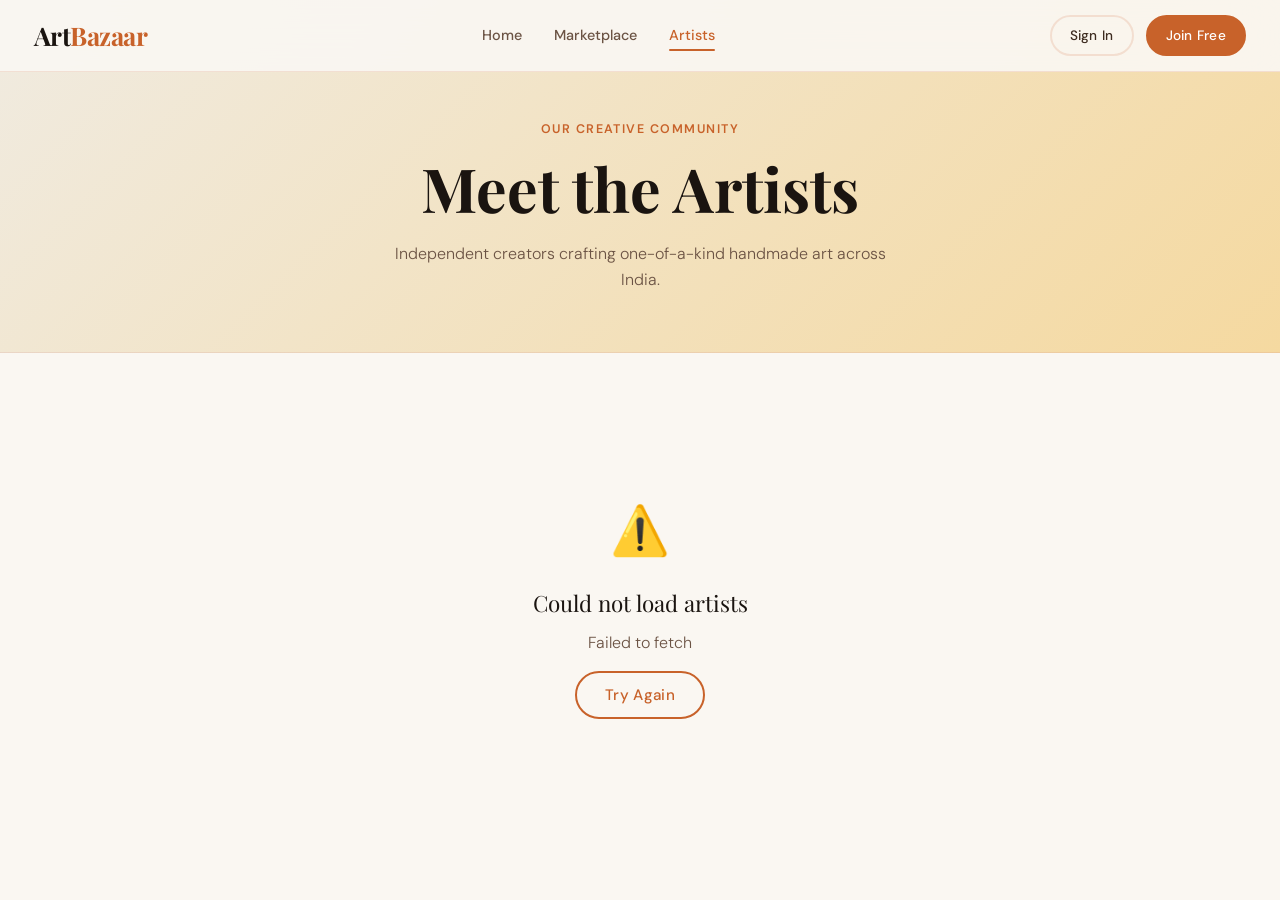
<file: frontend/pages/artists.html>
<!DOCTYPE html>
<html lang="en">
<head>
  <meta charset="UTF-8"/>
  <meta name="viewport" content="width=device-width, initial-scale=1.0"/>
  <title>Artists – ArtBazaar</title>
  <link rel="stylesheet" href="../css/style.css">
  <style>
    .artists-hero {
      background: linear-gradient(135deg, var(--cream-dark) 0%, var(--amber-light) 100%);
      padding: 120px 0 60px;
      border-bottom: 1px solid var(--border);
      text-align: center;
    }
    .artists-hero__eyebrow {
      font-size: 0.78rem;
      font-weight: 600;
      text-transform: uppercase;
      letter-spacing: 0.12em;
      color: var(--terracotta);
      margin-bottom: 12px;
    }
    .artists-hero__title { margin-bottom: 16px; }
    .artists-hero__sub {
      font-size: 1rem;
      color: var(--ink-soft);
      max-width: 500px;
      margin: 0 auto;
    }
    .artists-section { padding: 60px 0; }
    .artists-grid {
      display: grid;
      grid-template-columns: repeat(auto-fill, minmax(260px, 1fr));
      gap: 28px;
    }
    .artist-card {
      background: var(--white);
      border-radius: var(--radius-lg);
      border: 1px solid var(--border);
      box-shadow: var(--shadow-sm);
      padding: 32px 24px;
      text-align: center;
      transition: all var(--transition);
      cursor: pointer;
    }
    .artist-card:hover {
      box-shadow: var(--shadow-md);
      transform: translateY(-5px);
      border-color: rgba(200,98,42,0.3);
    }
    .artist-card__avatar {
      width: 80px;
      height: 80px;
      border-radius: 50%;
      background: var(--terracotta);
      color: white;
      display: flex;
      align-items: center;
      justify-content: center;
      font-family: 'Playfair Display', serif;
      font-size: 2rem;
      font-weight: 700;
      margin: 0 auto 16px;
      border: 3px solid var(--amber-light);
      overflow: hidden;
    }
    .artist-card__avatar img { width: 100%; height: 100%; object-fit: cover; }
    .artist-card__name {
      font-family: 'Playfair Display', serif;
      font-size: 1.15rem;
      font-weight: 600;
      color: var(--ink);
      margin-bottom: 6px;
    }
    .artist-card__location { font-size: 0.82rem; color: var(--ink-soft); margin-bottom: 12px; }
    .artist-card__bio {
      font-size: 0.88rem;
      color: var(--ink-soft);
      line-height: 1.6;
      margin-bottom: 16px;
      display: -webkit-box;
      -webkit-line-clamp: 2;
      -webkit-box-orient: vertical;
      overflow: hidden;
    }
    .artist-card__stats {
      display: flex;
      justify-content: center;
      gap: 24px;
      padding-top: 16px;
      border-top: 1px solid var(--border);
    }
    .artist-card__stat-num {
      font-family: 'Playfair Display', serif;
      font-size: 1.2rem;
      font-weight: 700;
      color: var(--terracotta);
    }
    .artist-card__stat-label {
      font-size: 0.72rem;
      color: var(--ink-soft);
      text-transform: uppercase;
      letter-spacing: 0.06em;
    }
    .empty-state { text-align: center; padding: 80px 20px; color: var(--ink-soft); }
    .empty-state__icon { font-size: 3rem; margin-bottom: 16px; }
    .empty-state__title {
      font-family: 'Playfair Display', serif;
      font-size: 1.4rem;
      color: var(--ink);
      margin-bottom: 8px;
    }
    .skeleton-card {
      background: var(--white);
      border-radius: var(--radius-lg);
      border: 1px solid var(--border);
      padding: 32px 24px;
      text-align: center;
    }
    .skeleton-avatar { width: 80px; height: 80px; border-radius: 50%; margin: 0 auto 16px; }
    .skeleton-line { border-radius: var(--radius-sm); margin: 8px auto; }
  </style>
</head>
<body>

<nav class="navbar">
  <div class="navbar__inner">
    <a href="../index.html" class="navbar__logo">Art<span>Bazaar</span></a>
    <div class="navbar__links">
      <a href="../index.html">Home</a>
      <a href="marketplace.html">Marketplace</a>
      <a href="artists.html" class="active">Artists</a>
    </div>
    <div class="navbar__actions" id="navActions"></div>
  </div>
</nav>

<section class="artists-hero">
  <div class="container">
    <div class="artists-hero__eyebrow">Our Creative Community</div>
    <h1 class="artists-hero__title">Meet the Artists</h1>
    <p class="artists-hero__sub">Independent creators crafting one-of-a-kind handmade art across India.</p>
  </div>
</section>

<section class="artists-section">
  <div class="container">
    <div class="artists-grid" id="artistsGrid">
      <div class="skeleton-card"><div class="skeleton skeleton-avatar"></div><div class="skeleton skeleton-line" style="height:18px;width:60%;"></div><div class="skeleton skeleton-line" style="height:12px;width:40%;"></div><div class="skeleton skeleton-line" style="height:12px;width:80%;"></div></div>
      <div class="skeleton-card"><div class="skeleton skeleton-avatar"></div><div class="skeleton skeleton-line" style="height:18px;width:60%;"></div><div class="skeleton skeleton-line" style="height:12px;width:40%;"></div><div class="skeleton skeleton-line" style="height:12px;width:80%;"></div></div>
      <div class="skeleton-card"><div class="skeleton skeleton-avatar"></div><div class="skeleton skeleton-line" style="height:18px;width:60%;"></div><div class="skeleton skeleton-line" style="height:12px;width:40%;"></div><div class="skeleton skeleton-line" style="height:12px;width:80%;"></div></div>
    </div>
  </div>
</section>

<div id="toast-container" class="toast-container"></div>
<script src="../js/api.js"></script>
<script>
  function renderNav() {
    const nav = document.getElementById('navActions');
    if (Auth.isLoggedIn()) {
      const user = Auth.getUser();
      const dashboard = Auth.isArtist() ? 'artist-dashboard.html' : 'buyer-dashboard.html';
      nav.innerHTML = `
        <a href="${dashboard}" class="btn btn-ghost btn-sm">Dashboard</a>
        <button class="btn btn-ghost btn-sm" onclick="Auth.logout()">Sign Out</button>`;
    } else {
      nav.innerHTML = `
        <a href="login.html" class="btn btn-ghost btn-sm">Sign In</a>
        <a href="register.html" class="btn btn-primary btn-sm">Join Free</a>`;
    }
  }

  async function loadArtists() {
    const grid = document.getElementById('artistsGrid');
    try {
      const data = await apiFetch('/auth/artists');
      const artists = Array.isArray(data) ? data : (data.artists || data.items || []);

      if (!artists.length) {
        grid.innerHTML = `
          <div class="empty-state" style="grid-column:1/-1">
            <div class="empty-state__icon">🎨</div>
            <div class="empty-state__title">No artists yet</div>
            <p>Be the first to join as an artist!</p>
            <a href="register.html" class="btn btn-primary" style="margin-top:16px;">Join as Artist</a>
          </div>`;
        return;
      }

      grid.innerHTML = artists.map(a => `
        <div class="artist-card" onclick="window.location.href='marketplace.html?artist=${a.id}'">
          <div class="artist-card__avatar">
            ${a.profile_image
              ? `<img src="${API_BASE}${a.profile_image}" alt="${a.full_name}">`
              : getInitials(a.full_name)}
          </div>
          <div class="artist-card__name">${a.full_name}</div>
          ${a.location ? `<div class="artist-card__location">📍 ${a.location}</div>` : ''}
          <div class="artist-card__bio">${a.bio || 'No bio yet'}</div>
          <div class="artist-card__stats">
            <div>
              <div class="artist-card__stat-num">${a.artwork_count ?? 0}</div>
              <div class="artist-card__stat-label">Artworks</div>
            </div>
            <div>
              <div class="artist-card__stat-num">${a.order_count ?? 0}</div>
              <div class="artist-card__stat-label">Sales</div>
            </div>
          </div>
        </div>`).join('');

    } catch (err) {
      grid.innerHTML = `
        <div class="empty-state" style="grid-column:1/-1">
          <div class="empty-state__icon">⚠️</div>
          <div class="empty-state__title">Could not load artists</div>
          <p style="margin-bottom:16px;">${err.message}</p>
          <button class="btn btn-outline" onclick="loadArtists()">Try Again</button>
        </div>`;
    }
  }

  renderNav();
  loadArtists();
</script>
</body>
</html>
</file>
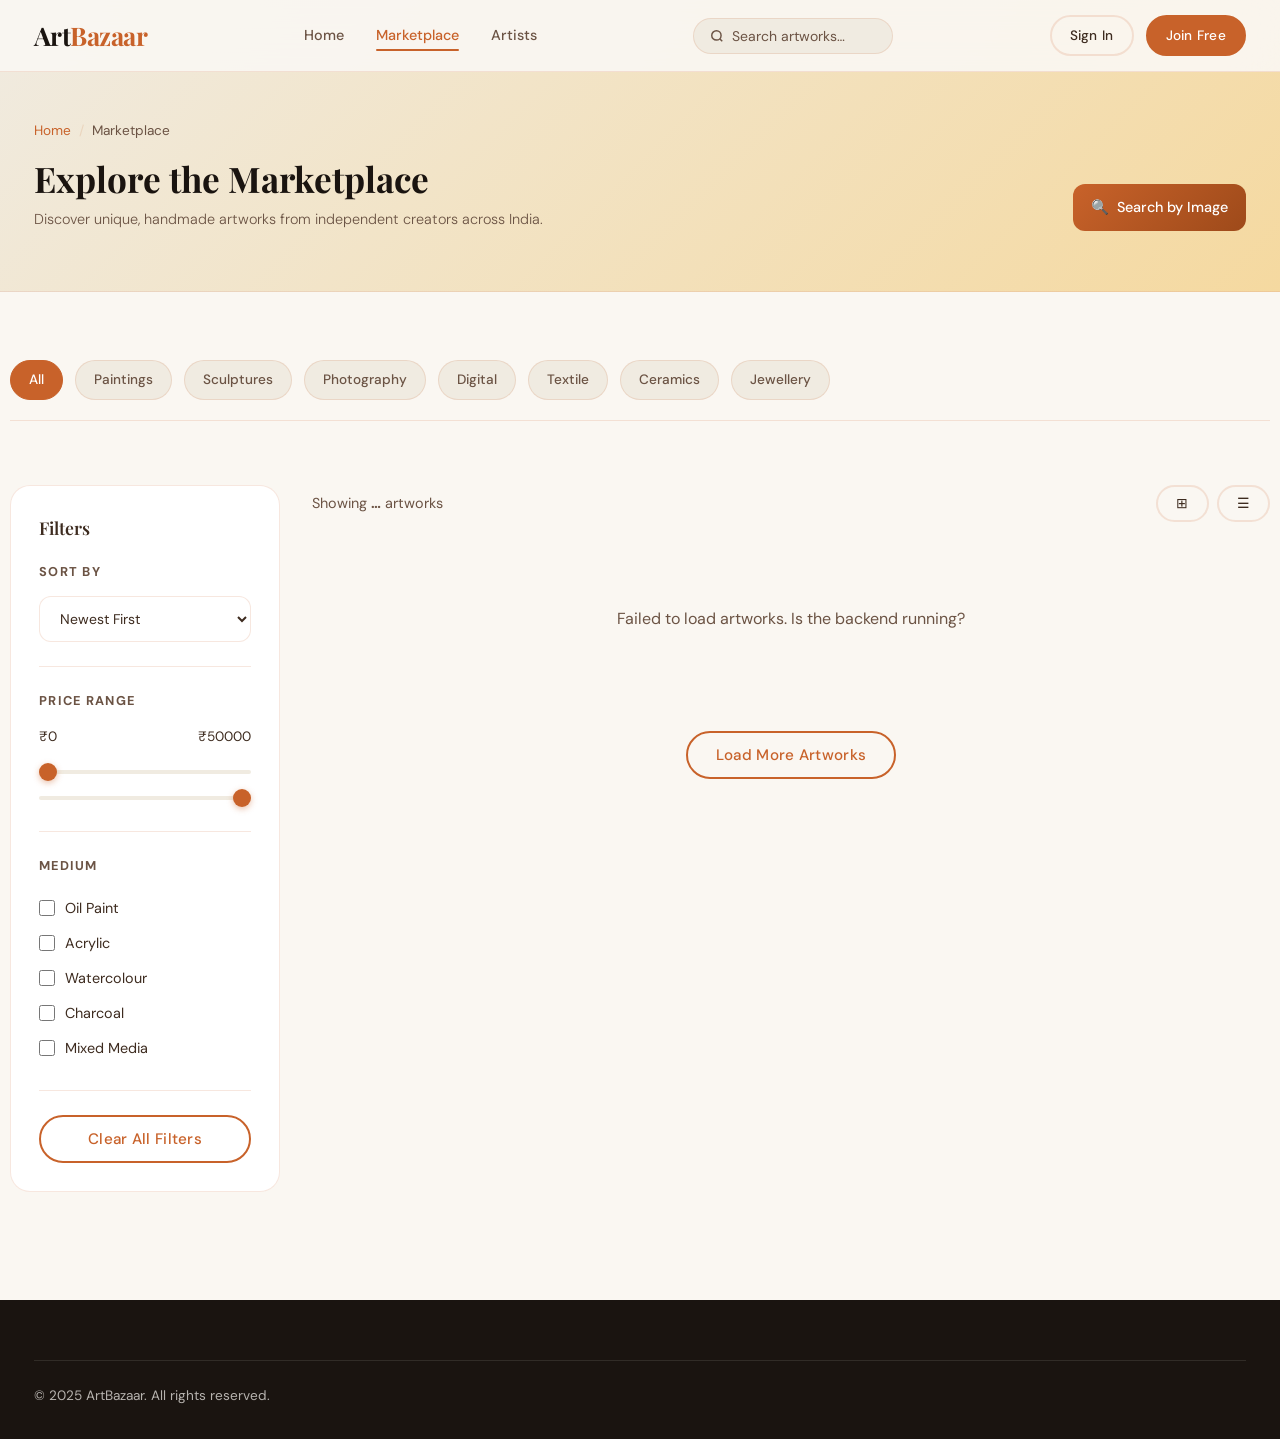
<file: frontend/pages/artwork-detail.html>
<!DOCTYPE html>
<html lang="en">
<head>
  <meta charset="UTF-8"/>
  <meta name="viewport" content="width=device-width, initial-scale=1.0"/>
  <title>Artwork – ArtBazaar</title>
  <link rel="stylesheet" href="../css/style.css"/>
  <style>
    .detail-grid { display:grid; grid-template-columns:1fr 1fr; gap:52px; align-items:start; padding-top:40px; }
    .thumb-row   { display:flex; gap:10px; margin-top:12px; }
    .thumb       { width:72px; height:72px; border-radius:var(--radius-sm); overflow:hidden; cursor:pointer; border:2px solid transparent; transition:border-color var(--transition); }
    .thumb img   { width:100%; height:100%; object-fit:cover; }
    .thumb.active { border-color:var(--terracotta); }
    .main-img    { width:100%; aspect-ratio:4/3; object-fit:cover; border-radius:var(--radius-xl); }
    .info-section { margin-bottom:24px; padding-bottom:24px; border-bottom:1px solid var(--border); }
    .info-section:last-child { border-bottom:none; }
    @media(max-width:768px){ .detail-grid{ grid-template-columns:1fr; } }
  </style>
</head>
<body>

<nav class="navbar">
  <div class="navbar__inner">
    <a href="../index.html" class="navbar__logo">Art<span>Bazaar</span></a>
    <div class="navbar__links"><a href="marketplace.html">← Back to Marketplace</a></div>
    <div class="navbar__actions" id="navActions"></div>
  </div>
</nav>

<div class="container" style="padding-top:80px;">
  <div id="detailWrap">
    <!-- Skeleton -->
    <div class="detail-grid">
      <div><div class="skeleton" style="aspect-ratio:4/3;border-radius:var(--radius-xl);"></div></div>
      <div>
        <div class="skeleton" style="height:14px;width:30%;margin-bottom:16px;"></div>
        <div class="skeleton" style="height:36px;margin-bottom:12px;"></div>
        <div class="skeleton" style="height:16px;width:50%;margin-bottom:32px;"></div>
        <div class="skeleton" style="height:80px;margin-bottom:24px;"></div>
        <div class="skeleton" style="height:48px;border-radius:50px;"></div>
      </div>
    </div>
  </div>
</div>

<div id="toast-container" class="toast-container"></div>
<script src="../js/api.js"></script>
<script>
  // Navbar
  (function(){
    const el = document.getElementById('navActions');
    if (!el) return;
    if (Auth.isLoggedIn()) {
      const user = Auth.getUser();
      const dash = user?.role === 'artist' ? 'artist-dashboard.html' : 'buyer-dashboard.html';
      el.innerHTML = `<a href="cart.html" class="btn btn-ghost btn-sm">🛒 Cart</a><a href="${dash}" class="btn btn-ghost btn-sm">Dashboard</a>`;
    } else {
      el.innerHTML = `<a href="login.html" class="btn btn-ghost btn-sm">Sign In</a><a href="register.html" class="btn btn-primary btn-sm">Join Free</a>`;
    }
  })();

  const artworkId = new URLSearchParams(window.location.search).get('id');
  if (!artworkId) window.location.href = 'marketplace.html';

  let currentArtwork = null;

  async function loadDetail() {
    try {
      const a = await ArtworkAPI.get(artworkId);
      currentArtwork = a;
      document.title = `${a.title} – ArtBazaar`;

      const reviews = await ArtworkAPI.getReviews(artworkId);
      const avgRating = reviews.length ? (reviews.reduce((s,r)=>s+r.rating,0)/reviews.length).toFixed(1) : null;

      document.getElementById('detailWrap').innerHTML = `
        <div class="breadcrumb"><a href="../index.html">Home</a><span class="breadcrumb__sep">/</span><a href="marketplace.html">Marketplace</a><span class="breadcrumb__sep">/</span><span>${a.title}</span></div>
        <div class="detail-grid" style="margin-top:20px;">
          <!-- Left: Images -->
          <div>
            <img id="mainImg" class="main-img" src="${artworkImg(a.image_urls, a.title)}" alt="${a.title}" />
            ${a.image_urls?.length > 1 ? `<div class="thumb-row">${a.image_urls.map((url,i)=>`<div class="thumb ${i===0?'active':''}" onclick="switchImg(this,'${API_BASE}${url}')"><img src="${API_BASE}${url}" alt=""/></div>`).join('')}</div>` : ''}
          </div>

          <!-- Right: Info -->
          <div>
            <div class="info-section">
              <div style="display:flex;align-items:center;gap:12px;margin-bottom:12px;">
                <span class="tag tag-terra">${a.category}</span>
                ${a.is_available ? '<span class="badge badge-delivered">In Stock</span>' : '<span class="badge badge-cancelled">Sold Out</span>'}
              </div>
              <h1 style="font-size:2rem;margin-bottom:10px;">${a.title}</h1>
              <div style="display:flex;align-items:center;gap:12px;margin-bottom:16px;">
                <a href="artist-profile.html?id=${a.artist_id}" style="display:flex;align-items:center;gap:8px;color:var(--ink-mid);">
                  <div style="width:32px;height:32px;border-radius:50%;background:var(--terracotta);color:white;display:flex;align-items:center;justify-content:center;font-size:0.8rem;font-weight:600;">${getInitials(a.artist?.full_name)}</div>
                  <span style="font-weight:500;font-size:0.95rem;">${a.artist?.full_name}</span>
                </a>
                ${avgRating ? `<span style="color:var(--amber);">★ ${avgRating}</span><span style="color:var(--ink-soft);font-size:0.85rem;">(${reviews.length} reviews)</span>` : ''}
              </div>
              <div style="font-family:'Playfair Display',serif;font-size:2.2rem;font-weight:700;color:var(--terracotta);margin-bottom:8px;">${formatPrice(a.price)}</div>
              <div style="font-size:0.85rem;color:var(--ink-soft);">👁 ${a.view_count} views</div>
            </div>

            ${a.description ? `<div class="info-section"><p style="line-height:1.8;color:var(--ink-mid);">${a.description}</p></div>` : ''}

            <div class="info-section">
              <div style="display:grid;grid-template-columns:1fr 1fr;gap:12px;">
                ${a.medium ? `<div><div style="font-size:0.75rem;font-weight:600;text-transform:uppercase;letter-spacing:0.08em;color:var(--ink-soft);margin-bottom:4px;">Medium</div><div style="font-weight:500;">${a.medium}</div></div>` : ''}
                ${a.dimensions ? `<div><div style="font-size:0.75rem;font-weight:600;text-transform:uppercase;letter-spacing:0.08em;color:var(--ink-soft);margin-bottom:4px;">Dimensions</div><div style="font-weight:500;">${a.dimensions}</div></div>` : ''}
                <div><div style="font-size:0.75rem;font-weight:600;text-transform:uppercase;letter-spacing:0.08em;color:var(--ink-soft);margin-bottom:4px;">Stock</div><div style="font-weight:500;">${a.stock} available</div></div>
              </div>
            </div>

            ${a.tags?.length ? `<div class="info-section"><div style="display:flex;flex-wrap:wrap;gap:8px;">${a.tags.map(t=>`<span class="tag">${t}</span>`).join('')}</div></div>` : ''}

            <div style="display:flex;gap:12px;flex-wrap:wrap;margin-bottom:20px;">
              ${a.is_available ? `
                <button class="btn btn-primary btn-lg" onclick="addToCart()">🛒 Add to Cart</button>
                <button class="btn btn-amber" onclick="buyNow()">Buy Now</button>
              ` : `<button class="btn btn-ghost btn-lg" disabled style="opacity:0.5;">Sold Out</button>`}
              <button class="btn btn-ghost" id="wishBtn" onclick="toggleWishlist()">♡ Save</button>
            </div>

            <a href="custom-order.html?artist_id=${a.artist_id}&artist_name=${encodeURIComponent(a.artist?.full_name)}" class="btn btn-outline" style="width:100%;justify-content:center;">
              ✉ Request a Custom Commission from this Artist
            </a>
          </div>
        </div>

        <!-- Reviews Section -->
        <div style="margin-top:60px;padding-top:40px;border-top:1px solid var(--border);">
          <div style="display:flex;align-items:center;justify-content:space-between;margin-bottom:32px;">
            <h2>Reviews ${reviews.length ? `<span style="font-size:1rem;color:var(--ink-soft);font-family:'DM Sans',sans-serif;">(${reviews.length})</span>` : ''}</h2>
            ${Auth.isLoggedIn() && Auth.isBuyer() ? `<button class="btn btn-outline btn-sm" onclick="document.getElementById('reviewForm').scrollIntoView({behavior:'smooth'})">Write a Review</button>` : ''}
          </div>

          ${reviews.length ? `<div style="display:flex;flex-direction:column;gap:20px;">${reviews.map(r=>`
            <div style="background:var(--white);border-radius:var(--radius-lg);padding:24px;border:1px solid var(--border);">
              <div style="display:flex;align-items:center;gap:12px;margin-bottom:12px;">
                <div style="width:40px;height:40px;border-radius:50%;background:var(--terracotta);color:white;display:flex;align-items:center;justify-content:center;font-weight:600;">${getInitials(r.reviewer?.full_name)}</div>
                <div>
                  <div style="font-weight:600;color:var(--ink);">${r.reviewer?.full_name}</div>
                  <div style="color:var(--amber);">${'★'.repeat(r.rating)}${'☆'.repeat(5-r.rating)}</div>
                </div>
                <div style="margin-left:auto;font-size:0.8rem;color:var(--ink-soft);">${formatDate(r.created_at)}</div>
              </div>
              ${r.comment ? `<p style="color:var(--ink-mid);line-height:1.7;">${r.comment}</p>` : ''}
            </div>`).join('')}</div>` : `<p style="color:var(--ink-soft);">No reviews yet. Be the first to share your experience!</p>`}

          <!-- Review Form -->
          ${Auth.isLoggedIn() && Auth.isBuyer() ? `
          <div id="reviewForm" style="margin-top:40px;background:var(--white);border-radius:var(--radius-lg);padding:28px;border:1px solid var(--border);">
            <h3 style="margin-bottom:20px;">Write Your Review</h3>
            <div class="form-group">
              <label class="form-label">Rating</label>
              <div class="star-rating" id="starRating">
                ${[1,2,3,4,5].map(n=>`<span class="star" data-val="${n}">★</span>`).join('')}
              </div>
              <input type="hidden" id="ratingVal" value="0"/>
            </div>
            <div class="form-group">
              <label class="form-label">Comment (optional)</label>
              <textarea class="form-textarea" id="reviewComment" placeholder="Share your experience with this artwork…"></textarea>
            </div>
            <button class="btn btn-primary" onclick="submitReview()">Submit Review</button>
          </div>` : ''}
        </div>
      `;

      // Star rating interaction
      const stars = document.querySelectorAll('.star-rating .star');
      stars.forEach(s => {
        s.addEventListener('click', () => {
          const val = +s.dataset.val;
          document.getElementById('ratingVal').value = val;
          stars.forEach((st, i) => st.classList.toggle('active', i < val));
        });
        s.addEventListener('mouseenter', () => {
          const val = +s.dataset.val;
          stars.forEach((st, i) => st.classList.toggle('hovered', i < val));
        });
        s.addEventListener('mouseleave', () => stars.forEach(st => st.classList.remove('hovered')));
      });

    } catch(err) {
      document.getElementById('detailWrap').innerHTML = `<div style="text-align:center;padding:60px;color:var(--ink-soft);">Could not load artwork. <a href="marketplace.html" style="color:var(--terracotta);">← Go back</a></div>`;
    }
  }

  function switchImg(el, url) {
    document.getElementById('mainImg').src = url;
    document.querySelectorAll('.thumb').forEach(t => t.classList.remove('active'));
    el.classList.add('active');
  }

  function addToCart() {
    if (!Auth.isLoggedIn()) { showToast('Please login to add to cart','info'); return; }
    Cart.add(currentArtwork);
  }

  function buyNow() {
    addToCart();
    setTimeout(() => window.location.href = 'cart.html', 600);
  }

  async function toggleWishlist() {
    if (!Auth.isLoggedIn()) { showToast('Please login to wishlist','info'); return; }
    const btn = document.getElementById('wishBtn');
    try {
      if (btn.dataset.wishlisted === '1') {
        await ArtworkAPI.removeWishlist(artworkId);
        btn.textContent = '♡ Save'; btn.dataset.wishlisted = '0';
      } else {
        await ArtworkAPI.addWishlist(artworkId);
        btn.textContent = '♥ Saved'; btn.dataset.wishlisted = '1';
        showToast('Saved to wishlist!','success');
      }
    } catch(err) { showToast(err.message,'error'); }
  }

  async function submitReview() {
    const rating = +document.getElementById('ratingVal').value;
    if (!rating) { showToast('Please select a star rating','info'); return; }
    try {
      await ArtworkAPI.addReview(artworkId, { rating, comment: document.getElementById('reviewComment').value.trim() });
      showToast('Review submitted!','success');
      setTimeout(() => loadDetail(), 800);
    } catch(err) { showToast(err.message,'error'); }
  }

  loadDetail();
</script>
</body>
</html>
</file>
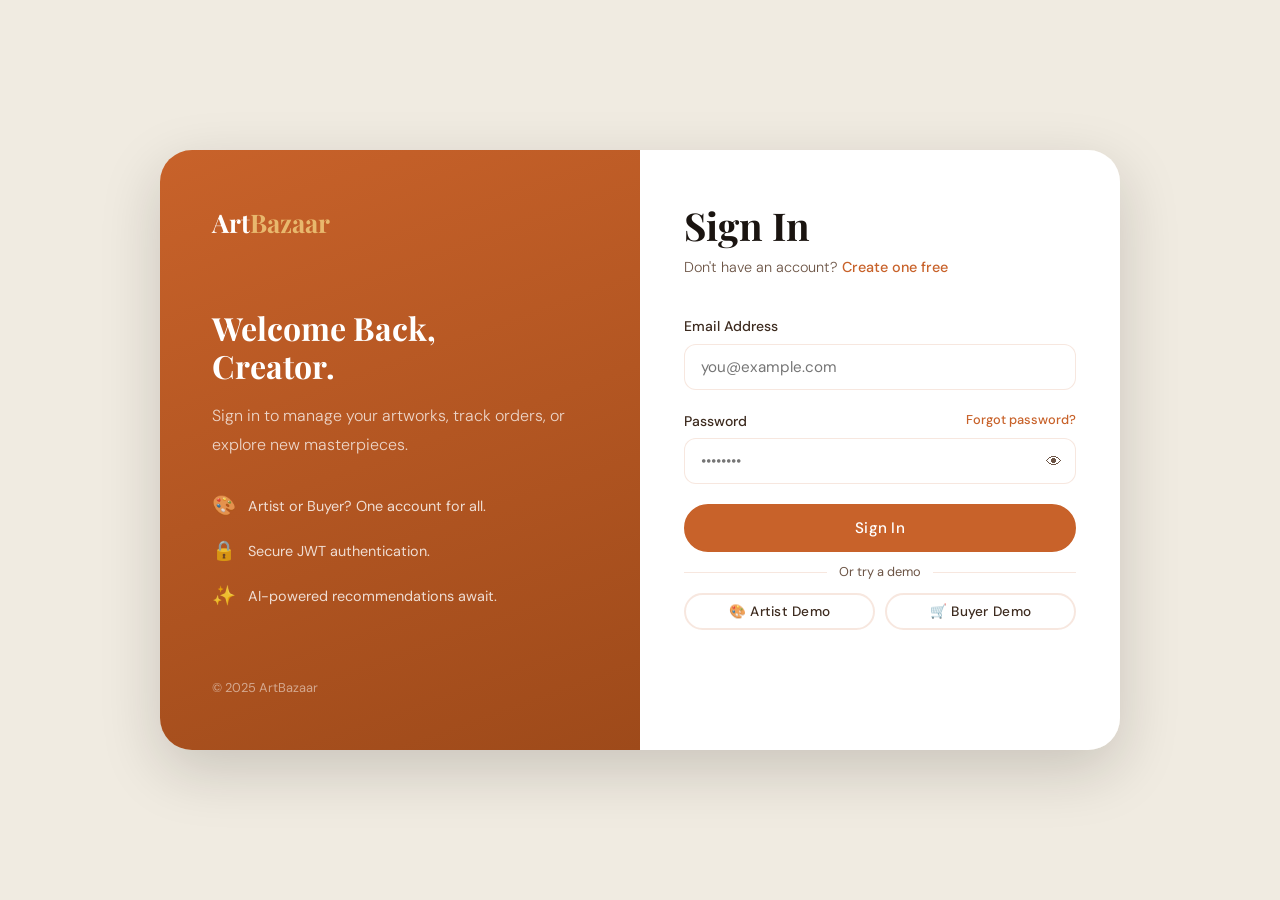
<file: frontend/pages/buyer-dashboard.html>
<!DOCTYPE html>
<html lang="en">
<head>
  <meta charset="UTF-8"/>
  <meta name="viewport" content="width=device-width, initial-scale=1.0"/>
  <title>My Account – ArtBazaar</title>
  <link rel="stylesheet" href="../css/style.css"/>
  <link rel="stylesheet" href="../css/dashboard.css"/>
</head>
<body>

<nav class="navbar">
  <div class="navbar__inner">
    <a href="../index.html" class="navbar__logo">Art<span>Bazaar</span></a>
    <div class="navbar__actions">
      <a href="marketplace.html" class="btn btn-ghost btn-sm">Browse Art</a>
      <a href="cart.html" class="btn btn-primary btn-sm">🛒 Cart</a>
      <button class="btn btn-ghost btn-sm" onclick="Auth.logout()">Sign Out</button>
    </div>
  </div>
</nav>

<div class="dashboard">
  <aside class="sidebar">
    <div class="sidebar__profile">
      <div class="sidebar__avatar" id="sideAvatar">B</div>
      <div class="sidebar__name"   id="sideName">Loading…</div>
      <div class="sidebar__role">Collector</div>
    </div>
    <nav class="sidebar__nav">
      <div class="sidebar__section-title">My Collection</div>
      <a href="#" class="sidebar__link active" onclick="showTab('orders',this)">📦 My Orders</a>
      <a href="#" class="sidebar__link"        onclick="showTab('wishlist',this)">♥ Wishlist</a>
      <a href="#" class="sidebar__link"        onclick="showTab('commissions',this)">✉ My Commissions</a>
      <a href="#" class="sidebar__link"        onclick="showTab('recommendations',this)">✨ For You</a>
      <div class="sidebar__section-title">Account</div>
      <a href="#" class="sidebar__link"        onclick="showTab('profile',this)">👤 Profile</a>
    </nav>
  </aside>

  <main class="dashboard__main">

    <!-- Orders -->
    <div id="tab-orders" class="tab-content">
      <div class="dashboard__header"><div class="dashboard__title">My Orders</div><div class="dashboard__subtitle">Track all your purchases.</div></div>
      <div id="myOrders"><div class="spinner" style="margin:40px auto;display:block;"></div></div>
    </div>

    <!-- Wishlist -->
    <div id="tab-wishlist" class="tab-content" style="display:none;">
      <div class="dashboard__header"><div class="dashboard__title">My Wishlist</div></div>
      <div class="artwork-grid" id="wishlistGrid"></div>
    </div>

    <!-- Commissions -->
    <div id="tab-commissions" class="tab-content" style="display:none;">
      <div class="dashboard__header flex-between">
        <div><div class="dashboard__title">My Commission Requests</div></div>
        <a href="custom-order.html" class="btn btn-primary btn-sm">+ New Commission</a>
      </div>
      <div id="myCommissions"></div>
    </div>

    <!-- Recommendations -->
    <div id="tab-recommendations" class="tab-content" style="display:none;">
      <div class="dashboard__header">
        <div class="dashboard__title">✨ Recommended for You</div>
        <div class="dashboard__subtitle">Personalised AI picks based on your taste.</div>
      </div>
      <div class="artwork-grid" id="recGrid"></div>
    </div>

    <!-- Profile -->
    <div id="tab-profile" class="tab-content" style="display:none;">
      <div class="dashboard__header"><div class="dashboard__title">My Profile</div></div>
      <div class="artwork-form">
        <div class="form-group"><label class="form-label">Full Name</label><input type="text" id="p_name" class="form-input"/></div>
        <div class="form-group"><label class="form-label">Bio</label><textarea id="p_bio" class="form-textarea" rows="3"></textarea></div>
        <div class="form-group"><label class="form-label">Location</label><input type="text" id="p_loc" class="form-input" placeholder="City, State"/></div>
        <button class="btn btn-primary" onclick="updateProfile()">Save Changes</button>
      </div>
    </div>

  </main>
</div>

<div id="toast-container" class="toast-container"></div>
<script src="../js/api.js"></script>
<script>
if (!Auth.isLoggedIn()) window.location.href = 'login.html';
const user = Auth.getUser();
document.getElementById('sideName').textContent  = user?.full_name || 'Collector';
document.getElementById('sideAvatar').textContent = getInitials(user?.full_name || 'B');

function showTab(name, el) {
  document.querySelectorAll('.tab-content').forEach(t => t.style.display='none');
  document.querySelectorAll('.sidebar__link').forEach(l => l.classList.remove('active'));
  document.getElementById('tab-'+name).style.display = 'block';
  if(el) el.classList.add('active');
  if(name==='orders')          loadOrders();
  if(name==='wishlist')        loadWishlist();
  if(name==='commissions')     loadCommissions();
  if(name==='recommendations') loadRecommendations();
  if(name==='profile')         loadProfile();
}

async function loadOrders() {
  const el = document.getElementById('myOrders');
  try {
    const orders = await OrderAPI.myOrders();
    if(!orders.length){ el.innerHTML='<p class="text-muted">No orders yet. <a href="marketplace.html" style="color:var(--terracotta);">Browse artworks →</a></p>'; return; }
    el.innerHTML = orders.map(o => `<div class="order-card">
      <div class="order-card__header">
        <div><div class="order-card__id">Order #${o.id}</div><div class="order-card__date">${formatDate(o.created_at)}</div></div>
        <span class="badge badge-${o.status}">${o.status}</span>
      </div>
      <div class="order-card__body"><div class="order-card__items">
        ${(o.items||[]).map(i=>`<div class="order-item">
          <img class="order-item__thumb" src="${artworkImg(i.artwork?.image_urls, i.artwork?.title)}" alt=""/>
          <div><div class="order-item__name">${i.artwork?.title||'Artwork'}</div><div class="order-item__qty">Qty: ${i.quantity}</div></div>
          <div class="order-item__price">${formatPrice(i.unit_price*i.quantity)}</div>
        </div>`).join('')}
      </div></div>
      <div class="order-card__footer">
        <div class="order-card__total">Total: ${formatPrice(o.total_amount)}</div>
        ${o.status==='delivered'?`<a href="artwork-detail.html?id=${o.items[0]?.artwork_id}" class="btn btn-ghost btn-sm">Write Review</a>`:''}
      </div>
    </div>`).join('');
  } catch(err){ el.innerHTML='<p class="text-muted">Failed to load orders.</p>'; }
}

async function loadWishlist() {
  const grid = document.getElementById('wishlistGrid');
  try {
    const items = await OrderAPI.myWishlist();
    if(!items.length){ grid.innerHTML='<div style="grid-column:1/-1;text-align:center;padding:60px;"><div style="font-size:3rem;margin-bottom:16px;">♡</div><h3>Your wishlist is empty</h3><p class="text-muted">Heart artworks you love to save them here.</p></div>'; return; }
    grid.innerHTML = items.map(w=>`<div class="artwork-card" onclick="window.location.href='artwork-detail.html?id=${w.artwork_id}'">
      <div class="artwork-card__image-wrap">
        <img src="${artworkImg(w.artwork?.image_urls,w.artwork?.title)}" alt="${w.artwork?.title}" loading="lazy"/>
        <button class="artwork-card__wishlist active" data-id="${w.artwork_id}" onclick="removeWish(event,${w.artwork_id},this)">♥</button>
      </div>
      <div class="artwork-card__body">
        <div class="artwork-card__category">${w.artwork?.category}</div>
        <div class="artwork-card__title">${w.artwork?.title}</div>
        <div class="artwork-card__footer">
          <div class="artwork-card__price">${formatPrice(w.artwork?.price)}</div>
          <button class="btn btn-primary btn-sm" onclick="addToCartFromWish(event,${JSON.stringify(w.artwork).replace(/"/g,'&quot;')})">Add to Cart</button>
        </div>
      </div>
    </div>`).join('');
  } catch(err){ grid.innerHTML='<p class="text-muted">Failed to load wishlist.</p>'; }
}

async function removeWish(e,id,btn){ e.stopPropagation(); try{ await ArtworkAPI.removeWishlist(id); showToast('Removed from wishlist'); loadWishlist(); }catch(err){ showToast(err.message,'error'); } }
function addToCartFromWish(e,artwork){ e.stopPropagation(); Cart.add(artwork); }

async function loadCommissions() {
  const el = document.getElementById('myCommissions');
  try {
    const list = await CommissionAPI.myOrders();
    if(!list.length){ el.innerHTML='<p class="text-muted">No commissions yet. <a href="custom-order.html" style="color:var(--terracotta);">Request one →</a></p>'; return; }
    el.innerHTML = list.map(c=>`<div class="commission-card">
      <div style="display:flex;justify-content:space-between;align-items:start;gap:12px;">
        <div>
          <div class="commission-card__title">${c.title}</div>
          <div class="commission-card__meta">
            <span>🎨 ${c.artist?.full_name}</span>
            ${c.budget?`<span>💰 ${formatPrice(c.budget)}</span>`:''}
            ${c.agreed_price?`<span>✅ Agreed: ${formatPrice(c.agreed_price)}</span>`:''}
          </div>
          <p style="font-size:0.9rem;color:var(--ink-mid);line-height:1.7;">${c.description}</p>
          ${c.artist_notes?`<div style="background:var(--cream-dark);border-radius:var(--radius-md);padding:12px;margin-top:10px;font-size:0.875rem;"><strong>Artist note:</strong> ${c.artist_notes}</div>`:''}
        </div>
        <span class="badge badge-${c.status==='pending'?'pending':c.status==='accepted'||c.status==='in_progress'?'confirmed':'delivered'}">${c.status.replace('_',' ')}</span>
      </div>
    </div>`).join('');
  } catch(err){ el.innerHTML='<p class="text-muted">Failed to load commissions.</p>'; }
}

async function loadRecommendations() {
  const grid = document.getElementById('recGrid');
  grid.innerHTML = Array(6).fill('<div class="artwork-card"><div class="skeleton" style="height:200px;"></div><div style="padding:16px"><div class="skeleton" style="height:14px;margin-bottom:8px;"></div><div class="skeleton" style="height:12px;width:60%;"></div></div></div>').join('');
  try {
    const artworks = await AIAPI.recommendations();
    if(!artworks.length){ grid.innerHTML='<div style="grid-column:1/-1;text-align:center;padding:40px;"><p class="text-muted">Browse some artworks to get personalised recommendations!</p></div>'; return; }
    grid.innerHTML = artworks.map(a=>`<div class="artwork-card" onclick="window.location.href='artwork-detail.html?id=${a.id}'">
      <div class="artwork-card__image-wrap">
        <img src="${artworkImg(a.image_urls,a.title)}" alt="${a.title}" loading="lazy"/>
        <span class="artwork-card__badge" style="background:var(--amber);color:var(--ink);">For You ✨</span>
      </div>
      <div class="artwork-card__body">
        <div class="artwork-card__category">${a.category}</div>
        <div class="artwork-card__title">${a.title}</div>
        <div class="artwork-card__artist">by ${a.artist?.full_name}</div>
        <div class="artwork-card__footer">
          <div class="artwork-card__price">${formatPrice(a.price)}</div>
          <button class="btn btn-primary btn-sm" onclick="event.stopPropagation();Cart.add(${JSON.stringify(a).replace(/"/g,'&quot;')})">Add to Cart</button>
        </div>
      </div>
    </div>`).join('');
  } catch(err){ grid.innerHTML='<p class="text-muted">Could not load recommendations.</p>'; }
}

function loadProfile(){ const u=Auth.getUser(); document.getElementById('p_name').value=u?.full_name||''; document.getElementById('p_bio').value=u?.bio||''; document.getElementById('p_loc').value=u?.location||''; }
async function updateProfile(){ try{ const u=await AuthAPI.updateMe({full_name:document.getElementById('p_name').value.trim(),bio:document.getElementById('p_bio').value.trim(),location:document.getElementById('p_loc').value.trim()}); Auth.setUser({...Auth.getUser(),...u}); document.getElementById('sideName').textContent=u.full_name; showToast('Profile updated!','success'); }catch(err){ showToast(err.message,'error'); } }

showTab('orders', document.querySelector('.sidebar__link'));
</script>
</body>
</html>
</file>
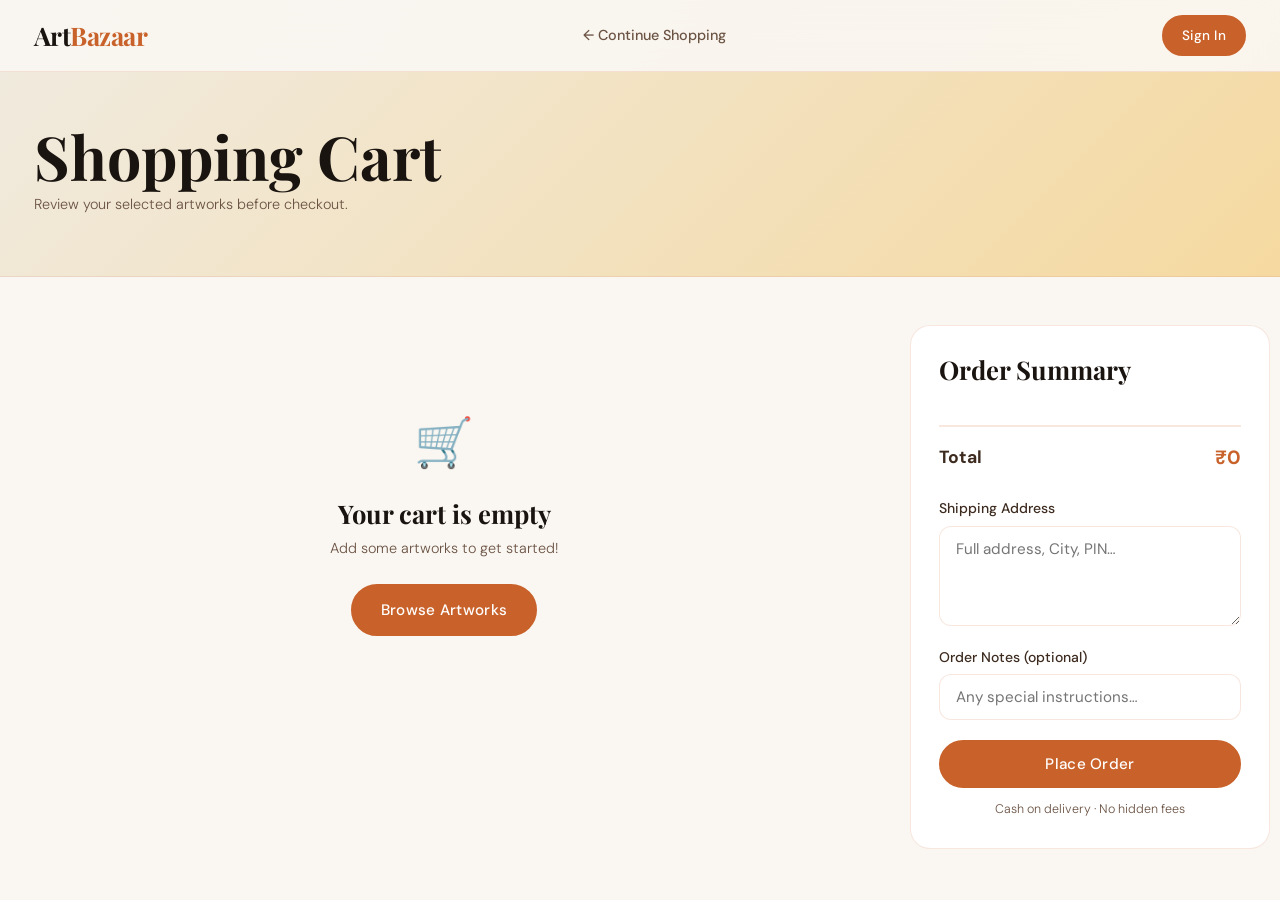
<file: frontend/pages/cart.html>
<!DOCTYPE html>
<html lang="en">
<head>
  <meta charset="UTF-8"/>
  <meta name="viewport" content="width=device-width, initial-scale=1.0"/>
  <title>Cart – ArtBazaar</title>
  <link rel="stylesheet" href="../css/style.css"/>
</head>
<body>
<nav class="navbar">
  <div class="navbar__inner">
    <a href="../index.html" class="navbar__logo">Art<span>Bazaar</span></a>
    <div class="navbar__links"><a href="marketplace.html">← Continue Shopping</a></div>
    <div class="navbar__actions" id="navActions"></div>
  </div>
</nav>

<div class="page-hero"><div class="container">
  <h1>Shopping Cart</h1>
  <p class="text-muted">Review your selected artworks before checkout.</p>
</div></div>

<div class="container section-sm">
  <div style="display:grid;grid-template-columns:1fr 360px;gap:32px;align-items:start;">
    <!-- Cart Items -->
    <div id="cartItems"></div>
    <!-- Summary -->
    <div style="background:var(--white);border-radius:var(--radius-lg);padding:28px;border:1px solid var(--border);position:sticky;top:90px;">
      <h3 style="margin-bottom:20px;">Order Summary</h3>
      <div style="display:flex;flex-direction:column;gap:10px;margin-bottom:20px;" id="summaryLines"></div>
      <div style="border-top:2px solid var(--border);padding-top:16px;display:flex;justify-content:space-between;margin-bottom:24px;">
        <span style="font-weight:700;font-size:1.1rem;">Total</span>
        <span style="font-weight:700;font-size:1.2rem;color:var(--terracotta);" id="totalEl">₹0</span>
      </div>
      <div class="form-group">
        <label class="form-label">Shipping Address</label>
        <textarea id="shippingAddr" class="form-textarea" rows="3" placeholder="Full address, City, PIN…"></textarea>
      </div>
      <div class="form-group">
        <label class="form-label">Order Notes (optional)</label>
        <input type="text" id="orderNotes" class="form-input" placeholder="Any special instructions…"/>
      </div>
      <button class="btn btn-primary" style="width:100%;justify-content:center;" onclick="placeOrder()" id="checkoutBtn">Place Order</button>
      <p style="font-size:0.78rem;color:var(--ink-soft);text-align:center;margin-top:12px;">Cash on delivery · No hidden fees</p>
    </div>
  </div>
</div>

<div id="toast-container" class="toast-container"></div>
<script src="../js/api.js"></script>
<script>
(function(){ const el=document.getElementById('navActions'); if(!el) return; if(Auth.isLoggedIn()){ const u=Auth.getUser(); el.innerHTML=`<a href="${u.role==='artist'?'artist-dashboard.html':'buyer-dashboard.html'}" class="btn btn-ghost btn-sm">Dashboard</a>`; } else { el.innerHTML=`<a href="login.html" class="btn btn-primary btn-sm">Sign In</a>`; } })();

function renderCart() {
  const items = Cart.get();
  const cartEl = document.getElementById('cartItems');
  if(!items.length){
    cartEl.innerHTML=`<div style="text-align:center;padding:80px 20px;">
      <div style="font-size:3rem;margin-bottom:16px;">🛒</div>
      <h3 style="margin-bottom:8px;">Your cart is empty</h3>
      <p class="text-muted" style="margin-bottom:24px;">Add some artworks to get started!</p>
      <a href="marketplace.html" class="btn btn-primary">Browse Artworks</a>
    </div>`;
    document.getElementById('summaryLines').innerHTML='';
    document.getElementById('totalEl').textContent='₹0';
    return;
  }
  cartEl.innerHTML = items.map(i=>`
    <div style="background:var(--white);border-radius:var(--radius-lg);padding:20px;border:1px solid var(--border);margin-bottom:16px;display:flex;gap:16px;align-items:center;">
      <img src="${artworkImg(i.artwork?.image_urls,i.artwork?.title)}" style="width:80px;height:80px;border-radius:var(--radius-md);object-fit:cover;flex-shrink:0;"/>
      <div style="flex:1;">
        <div style="font-weight:600;color:var(--ink);margin-bottom:4px;">${i.artwork?.title}</div>
        <div style="font-size:0.85rem;color:var(--ink-soft);">by ${i.artwork?.artist?.full_name||'Artist'}</div>
        <div style="color:var(--terracotta);font-weight:600;margin-top:6px;">${formatPrice(i.artwork?.price)}</div>
      </div>
      <div style="display:flex;align-items:center;gap:10px;">
        <button class="btn btn-ghost btn-sm btn-icon" onclick="changeQty(${i.artwork_id},-1)">−</button>
        <span style="font-weight:600;min-width:24px;text-align:center;">${i.quantity}</span>
        <button class="btn btn-ghost btn-sm btn-icon" onclick="changeQty(${i.artwork_id},1)">+</button>
      </div>
      <div style="font-weight:700;font-size:1.1rem;min-width:80px;text-align:right;">${formatPrice(i.artwork?.price*i.quantity)}</div>
      <button class="btn btn-ghost btn-sm btn-icon" onclick="Cart.remove(${i.artwork_id});renderCart();" style="color:#dc2626;">✕</button>
    </div>`).join('');

  document.getElementById('summaryLines').innerHTML = items.map(i=>`
    <div style="display:flex;justify-content:space-between;font-size:0.9rem;"><span>${i.artwork?.title} × ${i.quantity}</span><span>${formatPrice(i.artwork?.price*i.quantity)}</span></div>`).join('');
  document.getElementById('totalEl').textContent = formatPrice(Cart.total());
}

function changeQty(id, delta) {
  const items = Cart.get();
  const item = items.find(i=>i.artwork_id===id);
  if(!item) return;
  item.quantity = Math.max(1, item.quantity+delta);
  Cart.save(items);
  renderCart();
}

async function placeOrder(){
  if(!Auth.isLoggedIn()){ showToast('Please login to place an order','info'); return; }
  const items = Cart.get();
  if(!items.length){ showToast('Your cart is empty','info'); return; }
  const btn = document.getElementById('checkoutBtn');
  btn.innerHTML='<span class="spinner"></span> Placing…'; btn.disabled=true;
  try {
    await OrderAPI.placeOrder({
      items: items.map(i=>({artwork_id:i.artwork_id,quantity:i.quantity})),
      shipping_address: document.getElementById('shippingAddr').value.trim(),
      notes: document.getElementById('orderNotes').value.trim(),
    });
    Cart.clear();
    showToast('🎉 Order placed successfully!','success');
    setTimeout(()=>window.location.href='buyer-dashboard.html',1200);
  } catch(err){
    showToast(err.message,'error');
    btn.innerHTML='Place Order'; btn.disabled=false;
  }
}

renderCart();
</script>
</body>
</html>
</file>
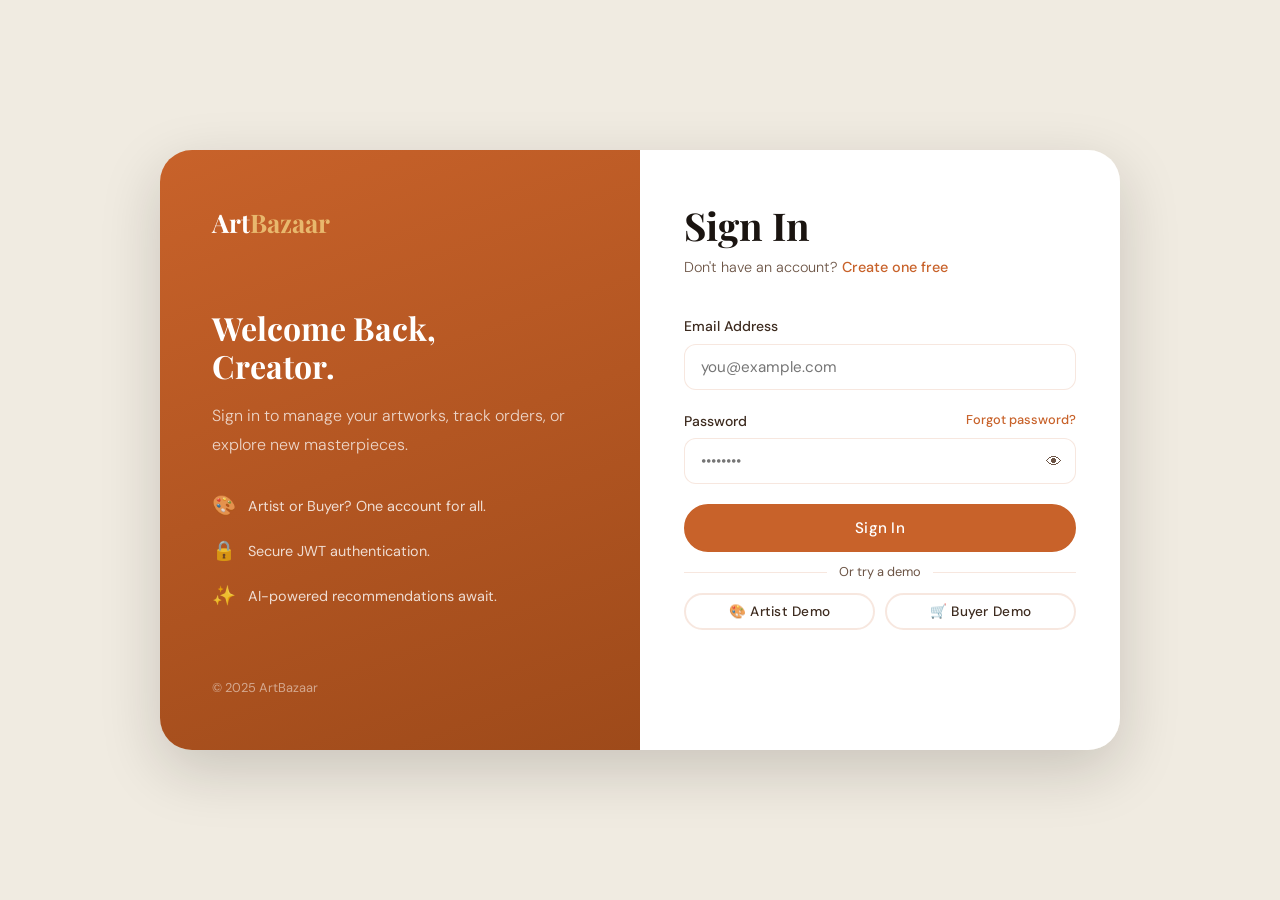
<file: frontend/pages/custom-order.html>
<!DOCTYPE html>
<html lang="en">
<head>
  <meta charset="UTF-8"/>
  <meta name="viewport" content="width=device-width, initial-scale=1.0"/>
  <title>Request a Commission – ArtBazaar</title>
  <link rel="stylesheet" href="../css/style.css"/>
</head>
<body>
<nav class="navbar">
  <div class="navbar__inner">
    <a href="../index.html" class="navbar__logo">Art<span>Bazaar</span></a>
    <div class="navbar__links"><a href="marketplace.html">← Browse Artists</a></div>
    <div class="navbar__actions"><button class="btn btn-ghost btn-sm" onclick="Auth.logout()">Sign Out</button></div>
  </div>
</nav>

<div class="page-hero">
  <div class="container">
    <h1>Request a Custom Commission</h1>
    <p class="text-muted">Describe your vision and the artist will craft it just for you.</p>
  </div>
</div>

<div class="container section-sm" style="max-width:760px;">
  <div style="background:var(--white);border-radius:var(--radius-xl);padding:44px;border:1px solid var(--border);">

    <div id="artistInfo" style="background:var(--cream-dark);border-radius:var(--radius-lg);padding:20px;margin-bottom:32px;display:flex;align-items:center;gap:16px;">
      <div style="width:56px;height:56px;border-radius:50%;background:var(--terracotta);color:white;display:flex;align-items:center;justify-content:center;font-size:1.3rem;font-weight:600;" id="artistAvatar">A</div>
      <div>
        <div style="font-weight:600;color:var(--ink);" id="artistNameEl">Select an artist</div>
        <div style="font-size:0.85rem;color:var(--ink-soft);">Commission this artist for your custom artwork</div>
      </div>
    </div>

    <form id="commissionForm">
      <input type="hidden" id="artist_id" />

      <div class="form-group">
        <label class="form-label">Commission Title *</label>
        <input type="text" id="co_title" class="form-input" placeholder="e.g. Family portrait in watercolour style" required />
      </div>

      <div class="form-group">
        <label class="form-label">Description * <span class="form-hint">(be as detailed as possible)</span></label>
        <textarea id="co_desc" class="form-textarea" rows="6" placeholder="Describe what you'd like created — size, colours, subject, style, mood, any specific elements…" required></textarea>
      </div>

      <div class="grid-2">
        <div class="form-group">
          <label class="form-label">Your Budget (₹)</label>
          <input type="number" id="co_budget" class="form-input" placeholder="5000" min="0" />
        </div>
        <div class="form-group">
          <label class="form-label">Deadline</label>
          <input type="date" id="co_deadline" class="form-input" />
        </div>
      </div>

      <div class="form-group">
        <label class="form-label">Reference Images <span class="form-hint">(optional, up to 4)</span></label>
        <div class="upload-zone" onclick="document.getElementById('refFiles').click()">
          <div class="upload-zone__icon">📎</div>
          <div class="upload-zone__text">Upload reference images for inspiration — <span class="upload-zone__cta">browse</span></div>
        </div>
        <input type="file" id="refFiles" accept="image/*" multiple style="display:none;" />
        <div class="image-preview-grid" id="refPreview"></div>
      </div>

      <div id="coError" style="color:#dc2626;font-size:0.85rem;margin-bottom:16px;display:none;"></div>

      <div style="display:flex;gap:12px;">
        <button type="submit" class="btn btn-primary btn-lg" id="coBtn">Send Commission Request</button>
        <a href="marketplace.html" class="btn btn-ghost btn-lg">Cancel</a>
      </div>
    </form>
  </div>
</div>

<div id="toast-container" class="toast-container"></div>
<script src="../js/api.js"></script>
<script>
if(!Auth.isLoggedIn()){ window.location.href='login.html'; }

const params = new URLSearchParams(window.location.search);
const preArtistId   = params.get('artist_id');
const preArtistName = params.get('artist_name');

if(preArtistId){
  document.getElementById('artist_id').value = preArtistId;
  document.getElementById('artistNameEl').textContent = preArtistName || 'Artist #'+preArtistId;
  document.getElementById('artistAvatar').textContent = getInitials(preArtistName||'A');
}

// Set min date to today
const today = new Date().toISOString().split('T')[0];
document.getElementById('co_deadline').min = today;

// Reference images preview
let refFiles = [];
document.getElementById('refFiles').addEventListener('change', (e) => {
  refFiles = Array.from(e.target.files).slice(0,4);
  document.getElementById('refPreview').innerHTML = refFiles.map((f,i)=>{
    const url = URL.createObjectURL(f);
    return `<div class="image-preview-item"><img src="${url}"/><button type="button" class="image-preview-item__remove" onclick="refFiles.splice(${i},1);document.getElementById('refFiles').dispatchEvent(new Event('change'))">✕</button></div>`;
  }).join('');
});

document.getElementById('commissionForm').addEventListener('submit', async (e) => {
  e.preventDefault();
  const artistId = document.getElementById('artist_id').value;
  if(!artistId){ showToast('Please select an artist','info'); return; }
  const errEl = document.getElementById('coError');
  const btn   = document.getElementById('coBtn');
  errEl.style.display = 'none';
  btn.innerHTML = '<span class="spinner"></span> Sending…'; btn.disabled=true;

  try {
    const deadline = document.getElementById('co_deadline').value;
    const co = await CommissionAPI.create({
      artist_id:   parseInt(artistId),
      title:       document.getElementById('co_title').value.trim(),
      description: document.getElementById('co_desc').value.trim(),
      budget:      parseFloat(document.getElementById('co_budget').value)||null,
      deadline:    deadline ? new Date(deadline).toISOString() : null,
    });

    // Upload reference images if any
    if(refFiles.length){
      const fd = new FormData();
      refFiles.forEach(f => fd.append('files', f));
      await CommissionAPI.uploadRefs(co.id, fd);
    }

    showToast('Commission request sent! 🎨','success');
    setTimeout(()=>window.location.href='buyer-dashboard.html',1200);
  } catch(err){
    errEl.textContent = err.message;
    errEl.style.display='block';
    btn.innerHTML='Send Commission Request'; btn.disabled=false;
  }
});
</script>
</body>
</html>
</file>
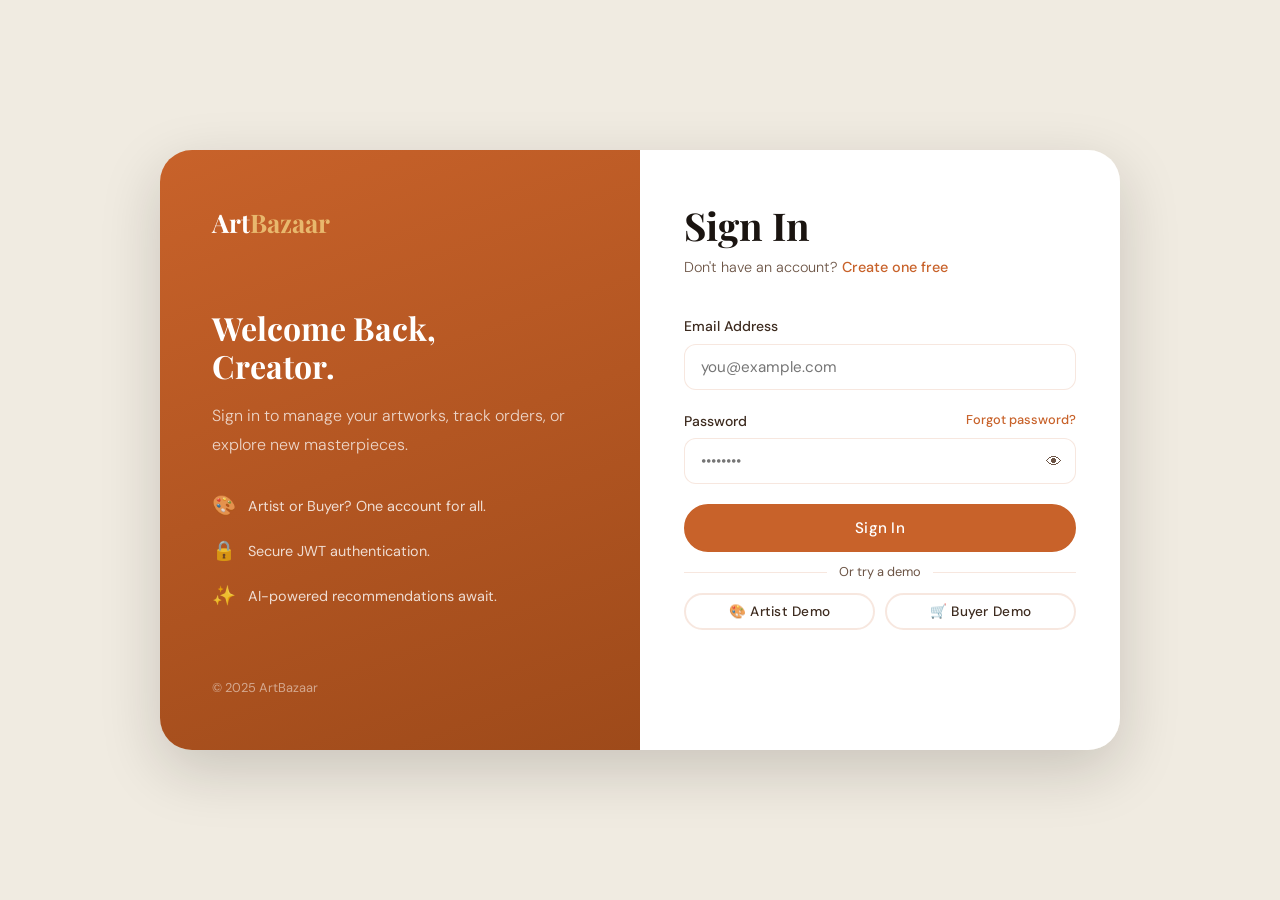
<file: frontend/pages/login.html>
<!DOCTYPE html>
<html lang="en">
<head>
  <meta charset="UTF-8" />
  <meta name="viewport" content="width=device-width, initial-scale=1.0" />
  <title>Sign In – ArtBazaar</title>
  <link rel="stylesheet" href="../css/style.css" />
  <style>
    body { background: var(--cream-dark); min-height: 100vh; display: flex; align-items: center; justify-content: center; padding: 20px; }
    .auth-wrap { display: grid; grid-template-columns: 1fr 1fr; min-height: 600px; max-width: 960px; width: 100%; border-radius: var(--radius-xl); overflow: hidden; box-shadow: var(--shadow-lg); }
    .auth-visual { background: linear-gradient(160deg, var(--terracotta) 0%, var(--terra-dark) 100%); padding: 52px; display: flex; flex-direction: column; justify-content: space-between; }
    .auth-form-side { background: var(--white); padding: 52px 44px; }
    @media (max-width: 700px) { .auth-wrap { grid-template-columns: 1fr; } .auth-visual { display: none; } .auth-form-side { padding: 36px 24px; } }
  </style>
</head>
<body>

<div class="auth-wrap">
  <!-- Visual Side -->
  <div class="auth-visual">
    <a href="../index.html" style="font-family:'Playfair Display',serif;font-size:1.6rem;font-weight:700;color:white;">Art<span style="color:var(--amber);">Bazaar</span></a>
    <div>
      <h2 style="color:white;margin-bottom:16px;font-size:2rem;">Welcome Back,<br/>Creator.</h2>
      <p style="color:rgba(255,255,255,0.75);line-height:1.8;margin-bottom:32px;">Sign in to manage your artworks, track orders, or explore new masterpieces.</p>
      <div style="display:flex;flex-direction:column;gap:14px;">
        <div style="display:flex;align-items:center;gap:12px;color:rgba(255,255,255,0.8);font-size:0.9rem;"><span style="font-size:1.2rem;">🎨</span> Artist or Buyer? One account for all.</div>
        <div style="display:flex;align-items:center;gap:12px;color:rgba(255,255,255,0.8);font-size:0.9rem;"><span style="font-size:1.2rem;">🔒</span> Secure JWT authentication.</div>
        <div style="display:flex;align-items:center;gap:12px;color:rgba(255,255,255,0.8);font-size:0.9rem;"><span style="font-size:1.2rem;">✨</span> AI-powered recommendations await.</div>
      </div>
    </div>
    <div style="font-size:0.8rem;color:rgba(255,255,255,0.5);">© 2025 ArtBazaar</div>
  </div>

  <!-- Form Side -->
  <div class="auth-form-side">
    <div style="margin-bottom:36px;">
      <h2 style="margin-bottom:8px;">Sign In</h2>
      <p class="text-muted">Don't have an account? <a href="register.html" style="color:var(--terracotta);font-weight:500;">Create one free</a></p>
    </div>

    <form id="loginForm">
      <div class="form-group">
        <label class="form-label">Email Address</label>
        <input type="email" id="email" class="form-input" placeholder="you@example.com" required />
      </div>
      <div class="form-group">
        <label class="form-label" style="display:flex;justify-content:space-between;">
          Password
          <a href="#" style="color:var(--terracotta);font-size:0.8rem;">Forgot password?</a>
        </label>
        <div style="position:relative;">
          <input type="password" id="password" class="form-input" placeholder="••••••••" required />
          <button type="button" id="togglePwd" style="position:absolute;right:14px;top:50%;transform:translateY(-50%);background:none;border:none;color:var(--ink-soft);cursor:pointer;font-size:1rem;">👁</button>
        </div>
      </div>

      <div id="loginError" style="color:#dc2626;font-size:0.85rem;margin-bottom:16px;display:none;"></div>

      <button type="submit" class="btn btn-primary" style="width:100%;justify-content:center;margin-bottom:20px;" id="loginBtn">
        Sign In
      </button>
    </form>

    <div style="position:relative;text-align:center;margin-bottom:20px;">
      <div style="height:1px;background:var(--border);"></div>
      <span style="position:absolute;top:50%;left:50%;transform:translate(-50%,-50%);background:white;padding:0 12px;font-size:0.8rem;color:var(--ink-soft);">Or try a demo</span>
    </div>

    <div style="display:grid;grid-template-columns:1fr 1fr;gap:10px;">
      <button class="btn btn-ghost btn-sm" onclick="demoLogin('artist')" style="justify-content:center;">🎨 Artist Demo</button>
      <button class="btn btn-ghost btn-sm" onclick="demoLogin('buyer')"  style="justify-content:center;">🛒 Buyer Demo</button>
    </div>
  </div>
</div>

<div id="toast-container" class="toast-container"></div>
<script src="../js/api.js"></script>
<script>
  // Redirect if already logged in
  if (Auth.isLoggedIn()) {
    const user = Auth.getUser();
    window.location.href = user?.role === 'artist' ? 'artist-dashboard.html' : 'buyer-dashboard.html';
  }

  // Check URL params for prefill (e.g. from register redirect)
  const params = new URLSearchParams(window.location.search);

  document.getElementById('togglePwd').addEventListener('click', function () {
    const inp = document.getElementById('password');
    inp.type = inp.type === 'password' ? 'text' : 'password';
    this.textContent = inp.type === 'password' ? '👁' : '🙈';
  });

  document.getElementById('loginForm').addEventListener('submit', async (e) => {
    e.preventDefault();
    const btn = document.getElementById('loginBtn');
    const errEl = document.getElementById('loginError');
    errEl.style.display = 'none';

    btn.innerHTML = '<span class="spinner"></span> Signing in…';
    btn.disabled = true;

    try {
      const data = await AuthAPI.login({
        email:    document.getElementById('email').value.trim(),
        password: document.getElementById('password').value,
      });
      Auth.setToken(data.access_token);
      Auth.setUser(data.user);
      showToast(`Welcome back, ${data.user.full_name}!`, 'success');
      setTimeout(() => {
        window.location.href = data.user.role === 'artist' ? 'artist-dashboard.html' : 'buyer-dashboard.html';
      }, 800);
    } catch (err) {
      errEl.textContent = err.message;
      errEl.style.display = 'block';
      btn.innerHTML = 'Sign In';
      btn.disabled = false;
    }
  });

  async function demoLogin(role) {
    document.getElementById('email').value    = `demo_${role}@artbazaar.in`;
    document.getElementById('password').value = 'demo1234';
    showToast(`Logging in as ${role} demo…`, 'info');
    document.getElementById('loginForm').dispatchEvent(new Event('submit'));
  }
</script>
</body>
</html>
</file>
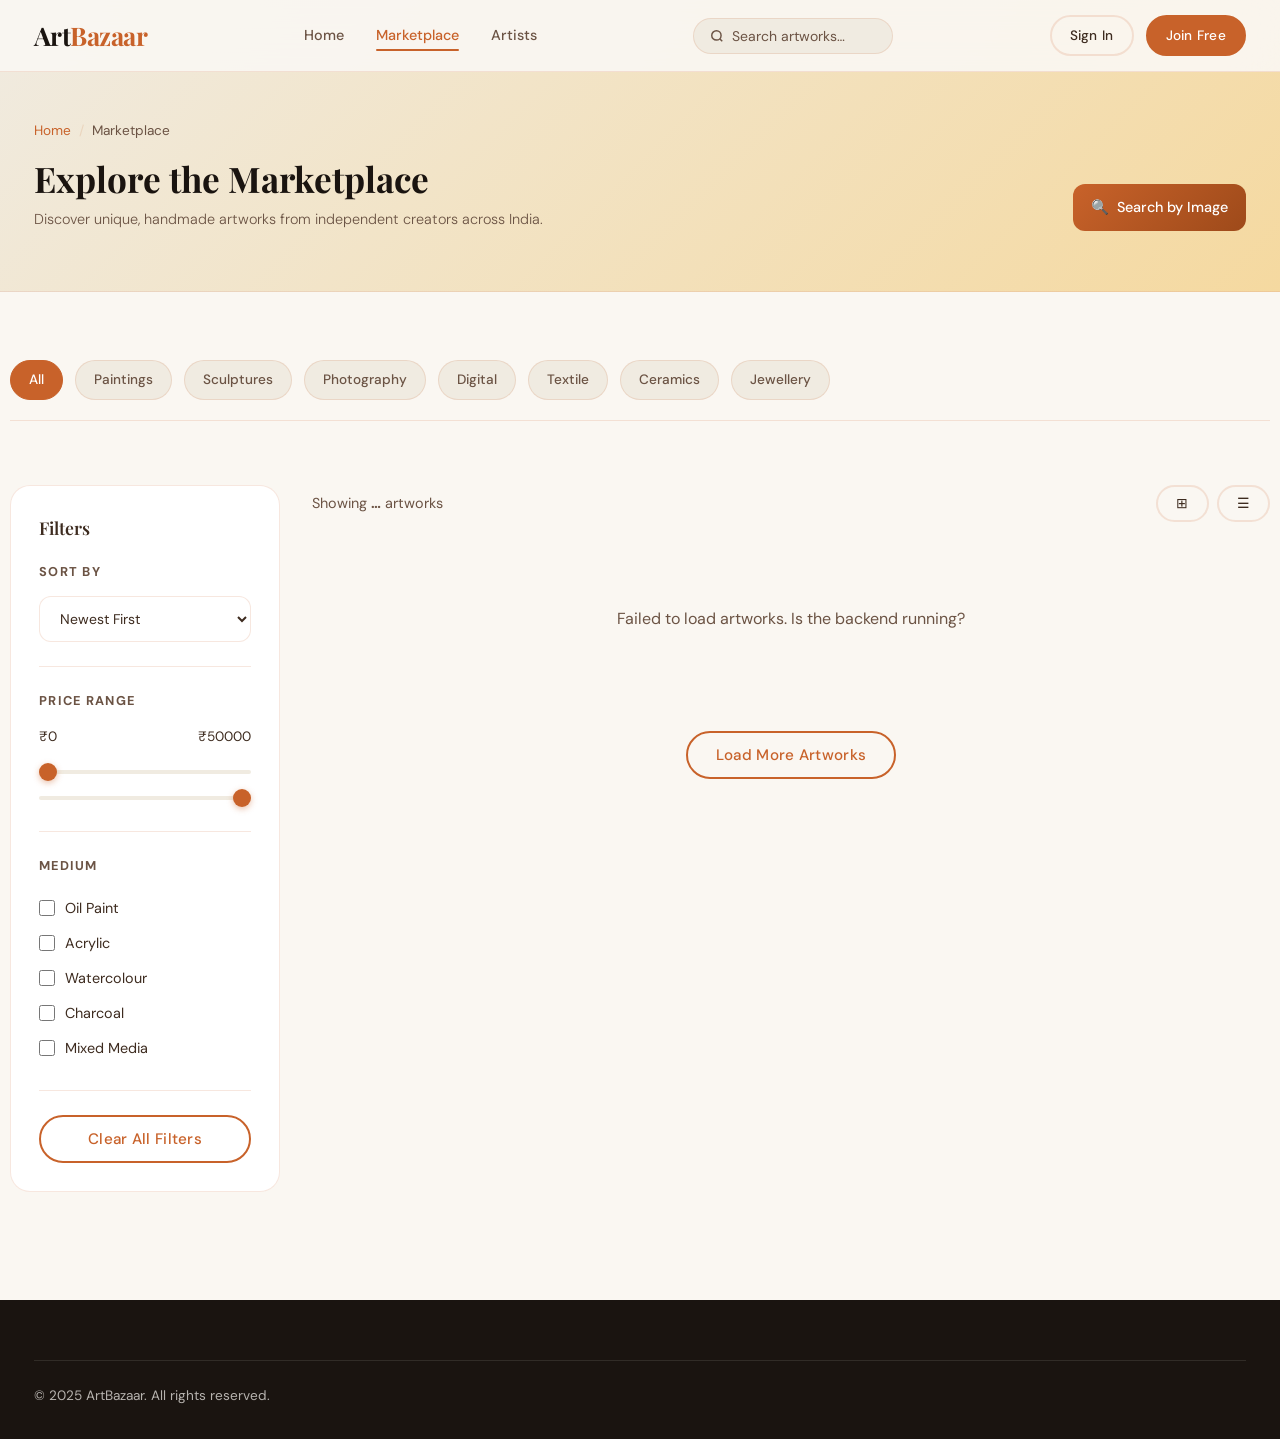
<file: frontend/pages/marketplace.html>
<!DOCTYPE html>
<html lang="en">
<head>
  <meta charset="UTF-8" />
  <meta name="viewport" content="width=device-width, initial-scale=1.0" />
  <title>Marketplace – ArtBazaar</title>
  <link rel="stylesheet" href="../css/style.css" />
  <style>
    .marketplace-layout { display: grid; grid-template-columns: 270px 1fr; gap: 32px; padding-top: 32px; }
    .sidebar-filters { position: sticky; top: 90px; align-self: start; background: var(--white); border-radius: var(--radius-lg); padding: 28px; border: 1px solid var(--border); }
    .filter-section { margin-bottom: 24px; padding-bottom: 24px; border-bottom: 1px solid var(--border); }
    .filter-section:last-child { border-bottom: none; margin-bottom: 0; padding-bottom: 0; }
    .filter-section__title { font-size: 0.8rem; font-weight: 700; text-transform: uppercase; letter-spacing: 0.1em; color: var(--ink-soft); margin-bottom: 14px; }
    .filter-option { display: flex; align-items: center; gap: 10px; padding: 6px 0; cursor: pointer; font-size: 0.9rem; color: var(--ink-mid); }
    .filter-option input[type="checkbox"] { accent-color: var(--terracotta); width: 16px; height: 16px; }
    .filter-option:hover { color: var(--terracotta); }
    .results-header { display: flex; align-items: center; justify-content: space-between; margin-bottom: 24px; flex-wrap: wrap; gap: 12px; }
    @media (max-width: 900px) { .marketplace-layout { grid-template-columns: 1fr; } .sidebar-filters { display: none; } }
    .img-search-btn { background: linear-gradient(135deg,var(--terracotta),var(--terra-dark)); color: white; border: none; border-radius: var(--radius-md); padding: 12px 18px; font-size: 0.9rem; font-weight: 500; cursor: pointer; display: flex; align-items: center; gap: 8px; transition: all var(--transition); }
    .img-search-btn:hover { transform: translateY(-2px); box-shadow: 0 6px 20px rgba(200,98,42,0.35); }
  </style>
</head>
<body>

<!-- Navbar -->
<nav class="navbar">
  <div class="navbar__inner">
    <a href="../index.html" class="navbar__logo">Art<span>Bazaar</span></a>
    <div class="navbar__links">
      <a href="../index.html">Home</a>
      <a href="marketplace.html" class="active">Marketplace</a>
      <a href="artists.html">Artists</a>
    </div>
    <div class="navbar__search">
      <svg width="14" height="14" viewBox="0 0 24 24" fill="none" stroke="currentColor" stroke-width="2.5"><circle cx="11" cy="11" r="8"/><path d="m21 21-4.35-4.35"/></svg>
      <input type="text" placeholder="Search artworks…" id="searchInput" />
    </div>
    <div class="navbar__actions" id="navActions"></div>
  </div>
</nav>

<!-- Page Hero -->
<div class="page-hero">
  <div class="container">
    <div class="breadcrumb"><a href="../index.html">Home</a><span class="breadcrumb__sep">/</span><span>Marketplace</span></div>
    <div style="display:flex;align-items:flex-end;justify-content:space-between;flex-wrap:wrap;gap:16px;">
      <div>
        <h1 style="font-size:2.2rem;margin-bottom:8px;">Explore the Marketplace</h1>
        <p class="text-muted">Discover unique, handmade artworks from independent creators across India.</p>
      </div>
      <div style="display:flex;gap:10px;align-items:center;">
        <label for="imageSearchInput" class="img-search-btn">
          <span>🔍</span> Search by Image
        </label>
        <input type="file" id="imageSearchInput" accept="image/*" style="display:none;" />
      </div>
    </div>
  </div>
</div>

<!-- Content -->
<div class="container section-sm">
  <!-- Category chips -->
  <div class="filter-bar" id="categoryChips">
    <span class="filter-chip active" data-cat="">All</span>
    <span class="filter-chip" data-cat="painting">Paintings</span>
    <span class="filter-chip" data-cat="sculpture">Sculptures</span>
    <span class="filter-chip" data-cat="photography">Photography</span>
    <span class="filter-chip" data-cat="digital">Digital</span>
    <span class="filter-chip" data-cat="textile">Textile</span>
    <span class="filter-chip" data-cat="ceramics">Ceramics</span>
    <span class="filter-chip" data-cat="jewellery">Jewellery</span>
  </div>

  <div class="marketplace-layout">
    <!-- Sidebar Filters -->
    <aside class="sidebar-filters">
      <div style="font-family:'Playfair Display',serif;font-size:1.1rem;font-weight:600;margin-bottom:20px;">Filters</div>

      <div class="filter-section">
        <div class="filter-section__title">Sort By</div>
        <select id="sortSelect" class="form-select" style="font-size:0.875rem;">
          <option value="created_at|desc">Newest First</option>
          <option value="created_at|asc">Oldest First</option>
          <option value="price|asc">Price: Low to High</option>
          <option value="price|desc">Price: High to Low</option>
          <option value="views|desc">Most Popular</option>
        </select>
      </div>

      <div class="filter-section">
        <div class="filter-section__title">Price Range</div>
        <div style="display:flex;justify-content:space-between;font-size:0.85rem;margin-bottom:8px;">
          <span>₹<span id="minLabel">0</span></span>
          <span>₹<span id="maxLabel">50000</span></span>
        </div>
        <input type="range" id="minPrice" min="0" max="50000" step="500" value="0" style="margin-bottom:8px;" />
        <input type="range" id="maxPrice" min="0" max="50000" step="500" value="50000" />
      </div>

      <div class="filter-section">
        <div class="filter-section__title">Medium</div>
        <div id="mediumFilters">
          <label class="filter-option"><input type="checkbox" value="oil" /> Oil Paint</label>
          <label class="filter-option"><input type="checkbox" value="acrylic" /> Acrylic</label>
          <label class="filter-option"><input type="checkbox" value="watercolour" /> Watercolour</label>
          <label class="filter-option"><input type="checkbox" value="charcoal" /> Charcoal</label>
          <label class="filter-option"><input type="checkbox" value="mixed" /> Mixed Media</label>
        </div>
      </div>

      <button class="btn btn-outline" style="width:100%;justify-content:center;" onclick="clearFilters()">Clear All Filters</button>
    </aside>

    <!-- Main Grid -->
    <div>
      <div class="results-header">
        <div style="font-size:0.9rem;color:var(--ink-soft);">Showing <strong id="resultCount">…</strong> artworks</div>
        <div style="display:flex;gap:8px;">
          <button class="btn btn-ghost btn-sm" id="gridViewBtn" title="Grid view">⊞</button>
          <button class="btn btn-ghost btn-sm" id="listViewBtn" title="List view">☰</button>
        </div>
      </div>

      <!-- Image Search Results Banner -->
      <div id="imgSearchBanner" style="display:none;background:rgba(200,98,42,0.06);border:1px solid rgba(200,98,42,0.2);border-radius:var(--radius-md);padding:14px 18px;margin-bottom:20px;display:none;align-items:center;justify-content:space-between;gap:12px;">
        <span style="font-size:0.9rem;color:var(--ink-mid);">🔍 Showing visually similar artworks</span>
        <button class="btn btn-ghost btn-sm" onclick="clearImageSearch()">✕ Clear</button>
      </div>

      <div class="artwork-grid" id="artworkGrid"></div>
      <!-- Load More -->
      <div style="text-align:center;margin-top:40px;" id="loadMoreWrap">
        <button class="btn btn-outline" id="loadMoreBtn" onclick="loadMore()">Load More Artworks</button>
      </div>
    </div>
  </div>
</div>

<!-- Footer -->
<footer class="footer" style="margin-top:60px;">
  <div class="container">
    <div class="footer__bottom">
      <span>© 2025 ArtBazaar. All rights reserved.</span>
    </div>
  </div>
</footer>

<div id="toast-container" class="toast-container"></div>
<script src="../js/api.js"></script>
<script src="../js/marketplace.js"></script>
</body>
</html>
</file>
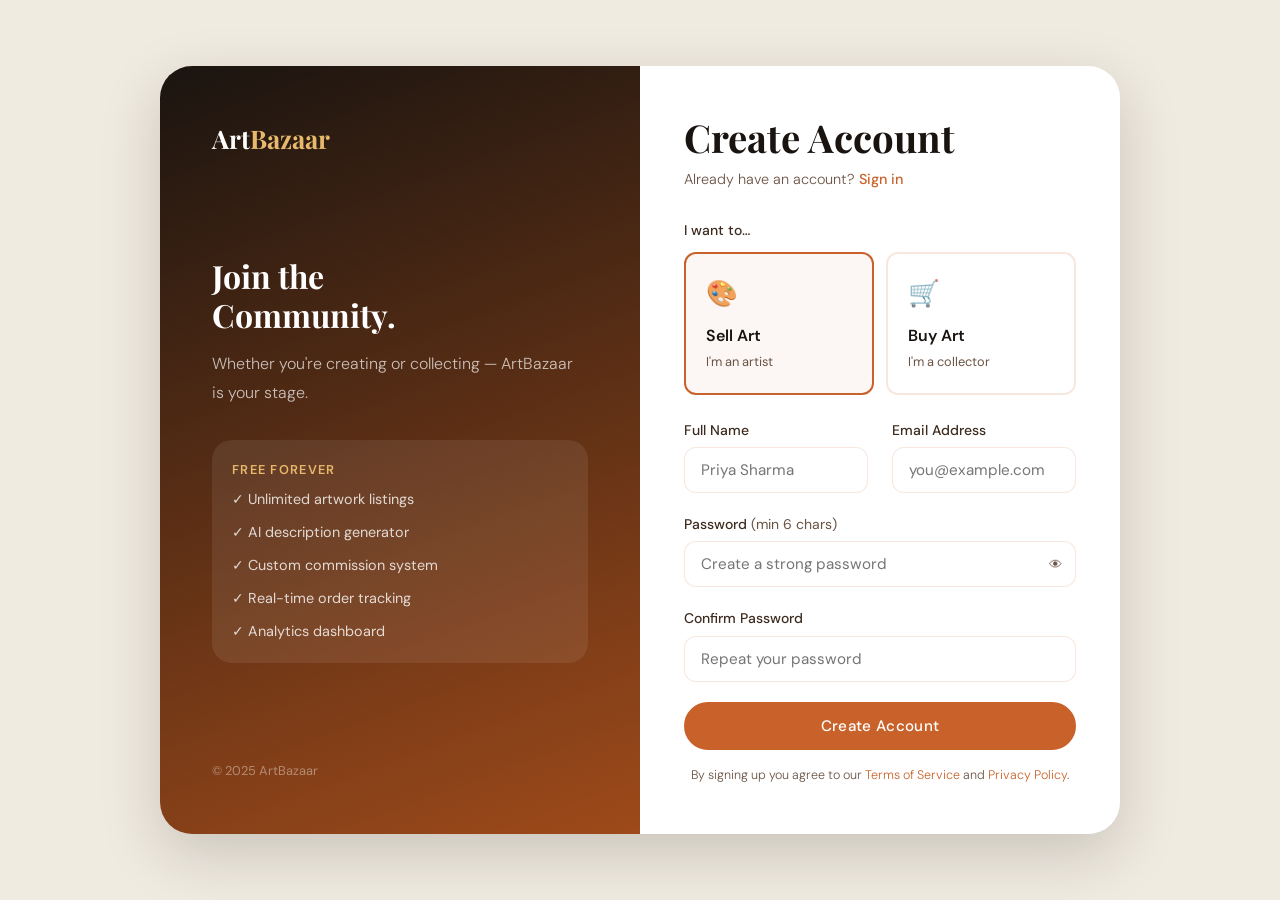
<file: frontend/pages/register.html>
<!DOCTYPE html>
<html lang="en">
<head>
  <meta charset="UTF-8" />
  <meta name="viewport" content="width=device-width, initial-scale=1.0" />
  <title>Create Account – ArtBazaar</title>
  <link rel="stylesheet" href="../css/style.css" />
  <style>
    body { background: var(--cream-dark); min-height: 100vh; display: flex; align-items: center; justify-content: center; padding: 20px; }
    .auth-wrap { display: grid; grid-template-columns: 1fr 1fr; max-width: 960px; width: 100%; border-radius: var(--radius-xl); overflow: hidden; box-shadow: var(--shadow-lg); }
    .auth-visual { background: linear-gradient(160deg, #1A1410 0%, var(--terra-dark) 100%); padding: 52px; display: flex; flex-direction: column; justify-content: space-between; }
    .auth-form-side { background: var(--white); padding: 48px 44px; overflow-y: auto; }
    .role-card { border: 2px solid var(--border); border-radius: var(--radius-md); padding: 20px; cursor: pointer; transition: all var(--transition); }
    .role-card.selected { border-color: var(--terracotta); background: rgba(200,98,42,0.05); }
    @media (max-width: 700px) { .auth-wrap { grid-template-columns: 1fr; } .auth-visual { display: none; } .auth-form-side { padding: 36px 24px; } }
  </style>
</head>
<body>

<div class="auth-wrap">
  <div class="auth-visual">
    <a href="../index.html" style="font-family:'Playfair Display',serif;font-size:1.6rem;font-weight:700;color:white;">Art<span style="color:var(--amber);">Bazaar</span></a>
    <div>
      <h2 style="color:white;margin-bottom:16px;font-size:2rem;">Join the<br/>Community.</h2>
      <p style="color:rgba(255,255,255,0.7);line-height:1.8;margin-bottom:32px;">Whether you're creating or collecting — ArtBazaar is your stage.</p>
      <div style="background:rgba(255,255,255,0.08);border-radius:var(--radius-lg);padding:20px;">
        <div style="color:var(--amber);font-size:0.8rem;font-weight:600;text-transform:uppercase;letter-spacing:0.1em;margin-bottom:8px;">Free forever</div>
        <ul style="list-style:none;display:flex;flex-direction:column;gap:10px;">
          <li style="color:rgba(255,255,255,0.8);font-size:0.9rem;">✓ Unlimited artwork listings</li>
          <li style="color:rgba(255,255,255,0.8);font-size:0.9rem;">✓ AI description generator</li>
          <li style="color:rgba(255,255,255,0.8);font-size:0.9rem;">✓ Custom commission system</li>
          <li style="color:rgba(255,255,255,0.8);font-size:0.9rem;">✓ Real-time order tracking</li>
          <li style="color:rgba(255,255,255,0.8);font-size:0.9rem;">✓ Analytics dashboard</li>
        </ul>
      </div>
    </div>
    <div style="font-size:0.8rem;color:rgba(255,255,255,0.4);">© 2025 ArtBazaar</div>
  </div>

  <div class="auth-form-side">
    <div style="margin-bottom:28px;">
      <h2 style="margin-bottom:8px;">Create Account</h2>
      <p class="text-muted">Already have an account? <a href="login.html" style="color:var(--terracotta);font-weight:500;">Sign in</a></p>
    </div>

    <!-- Role picker -->
    <div style="margin-bottom:24px;">
      <div class="form-label" style="margin-bottom:10px;">I want to…</div>
      <div style="display:grid;grid-template-columns:1fr 1fr;gap:12px;">
        <div class="role-card selected" id="roleArtist" onclick="selectRole('artist')">
          <div style="font-size:1.6rem;margin-bottom:8px;">🎨</div>
          <div style="font-weight:600;color:var(--ink);margin-bottom:4px;">Sell Art</div>
          <div style="font-size:0.8rem;color:var(--ink-soft);">I'm an artist</div>
        </div>
        <div class="role-card" id="roleBuyer" onclick="selectRole('buyer')">
          <div style="font-size:1.6rem;margin-bottom:8px;">🛒</div>
          <div style="font-weight:600;color:var(--ink);margin-bottom:4px;">Buy Art</div>
          <div style="font-size:0.8rem;color:var(--ink-soft);">I'm a collector</div>
        </div>
      </div>
    </div>

    <form id="registerForm">
      <input type="hidden" id="roleInput" value="artist" />

      <div class="grid-2">
        <div class="form-group">
          <label class="form-label">Full Name</label>
          <input type="text" id="fullName" class="form-input" placeholder="Priya Sharma" required minlength="2" />
        </div>
        <div class="form-group">
          <label class="form-label">Email Address</label>
          <input type="email" id="email" class="form-input" placeholder="you@example.com" required />
        </div>
      </div>

      <div class="form-group">
        <label class="form-label">Password <span style="color:var(--ink-soft);font-weight:400;">(min 6 chars)</span></label>
        <div style="position:relative;">
          <input type="password" id="password" class="form-input" placeholder="Create a strong password" required minlength="6" />
          <button type="button" id="togglePwd" style="position:absolute;right:14px;top:50%;transform:translateY(-50%);background:none;border:none;color:var(--ink-soft);cursor:pointer;">👁</button>
        </div>
      </div>

      <div class="form-group">
        <label class="form-label">Confirm Password</label>
        <input type="password" id="confirmPwd" class="form-input" placeholder="Repeat your password" required />
      </div>

      <div id="regError" style="color:#dc2626;font-size:0.85rem;margin-bottom:16px;display:none;"></div>

      <button type="submit" class="btn btn-primary" style="width:100%;justify-content:center;margin-bottom:16px;" id="regBtn">
        Create Account
      </button>

      <p style="font-size:0.78rem;color:var(--ink-soft);text-align:center;">
        By signing up you agree to our <a href="#" style="color:var(--terracotta);">Terms of Service</a> and <a href="#" style="color:var(--terracotta);">Privacy Policy</a>.
      </p>
    </form>
  </div>
</div>

<div id="toast-container" class="toast-container"></div>
<script src="../js/api.js"></script>
<script>
  if (Auth.isLoggedIn()) {
    window.location.href = Auth.isArtist() ? 'artist-dashboard.html' : 'buyer-dashboard.html';
  }

  // Pre-select role from URL param
  const params = new URLSearchParams(window.location.search);
  if (params.get('role') === 'buyer') selectRole('buyer');

  function selectRole(role) {
    document.getElementById('roleInput').value = role;
    document.getElementById('roleArtist').classList.toggle('selected', role === 'artist');
    document.getElementById('roleBuyer').classList.toggle('selected',  role === 'buyer');
  }

  document.getElementById('togglePwd').addEventListener('click', function () {
    const inp = document.getElementById('password');
    inp.type = inp.type === 'password' ? 'text' : 'password';
    this.textContent = inp.type === 'password' ? '👁' : '🙈';
  });

  document.getElementById('registerForm').addEventListener('submit', async (e) => {
    e.preventDefault();
    const errEl  = document.getElementById('regError');
    const btn    = document.getElementById('regBtn');
    errEl.style.display = 'none';

    const pwd     = document.getElementById('password').value;
    const confirm = document.getElementById('confirmPwd').value;
    if (pwd !== confirm) {
      errEl.textContent = 'Passwords do not match';
      errEl.style.display = 'block';
      return;
    }

    btn.innerHTML = '<span class="spinner"></span> Creating…';
    btn.disabled  = true;

    try {
      const data = await AuthAPI.register({
        full_name: document.getElementById('fullName').value.trim(),
        email:     document.getElementById('email').value.trim(),
        password:  pwd,
        role:      document.getElementById('roleInput').value,
      });
      Auth.setToken(data.access_token);
      Auth.setUser(data.user);
      showToast(`Welcome to ArtBazaar, ${data.user.full_name}! 🎉`, 'success');
      setTimeout(() => {
        window.location.href = data.user.role === 'artist' ? 'artist-dashboard.html' : 'buyer-dashboard.html';
      }, 900);
    } catch (err) {
      errEl.textContent = err.message;
      errEl.style.display = 'block';
      btn.innerHTML = 'Create Account';
      btn.disabled  = false;
    }
  });
</script>
</body>
</html>
</file>
<file: frontend/css/style.css>
/* ═══════════════════════════════════════════════════════════════
   ArtBazaar – Global Stylesheet
   Aesthetic: Warm Gallery | Terracotta × Amber × Cream
   Fonts: Playfair Display (display) + DM Sans (body)
════════════════════════════════════════════════════════════════ */

@import url('https://fonts.googleapis.com/css2?family=Playfair+Display:ital,wght@0,400;0,600;0,700;1,400&family=DM+Sans:wght@300;400;500;600&display=swap');

/* ── CSS Variables ────────────────────────────────────────────── */
:root {
  --cream:        #FAF7F2;
  --cream-dark:   #F0EBE1;
  --terracotta:   #C8622A;
  --terra-light:  #E07B45;
  --terra-dark:   #9E4A1A;
  --amber:        #E8B86D;
  --amber-light:  #F5D9A0;
  --ink:          #1A1410;
  --ink-mid:      #3D2B1F;
  --ink-soft:     #6B5344;
  --white:        #FFFFFF;
  --border:       rgba(200,98,42,0.15);
  --shadow-sm:    0 2px 8px rgba(26,20,16,0.08);
  --shadow-md:    0 8px 30px rgba(26,20,16,0.12);
  --shadow-lg:    0 20px 60px rgba(26,20,16,0.18);
  --radius-sm:    6px;
  --radius-md:    12px;
  --radius-lg:    20px;
  --radius-xl:    32px;
  --transition:   0.3s cubic-bezier(0.4, 0, 0.2, 1);
}

/* ── Reset & Base ─────────────────────────────────────────────── */
*, *::before, *::after { box-sizing: border-box; margin: 0; padding: 0; }

html { scroll-behavior: smooth; font-size: 16px; }

body {
  font-family: 'DM Sans', sans-serif;
  background: var(--cream);
  color: var(--ink-mid);
  line-height: 1.6;
  overflow-x: hidden;
}

a { color: inherit; text-decoration: none; }
img { max-width: 100%; display: block; }
button { cursor: pointer; font-family: inherit; }
input, textarea, select { font-family: inherit; }
ul { list-style: none; }

/* ── Typography ───────────────────────────────────────────────── */
h1, h2, h3, h4 {
  font-family: 'Playfair Display', Georgia, serif;
  color: var(--ink);
  line-height: 1.2;
}
h1 { font-size: clamp(2.2rem, 5vw, 3.8rem); }
h2 { font-size: clamp(1.6rem, 3vw, 2.4rem); }
h3 { font-size: clamp(1.2rem, 2vw, 1.6rem); }
h4 { font-size: 1.1rem; }

p { font-weight: 300; }

.serif { font-family: 'Playfair Display', Georgia, serif; }
.text-muted { color: var(--ink-soft); font-size: 0.9rem; }

/* ── Layout Helpers ───────────────────────────────────────────── */
.container {
  max-width: 1260px;
  margin: 0 auto;
  padding: 0 24px;
}

.section { padding: 80px 0; }
.section-sm { padding: 48px 0; }

.flex { display: flex; }
.flex-center { display: flex; align-items: center; justify-content: center; }
.flex-between { display: flex; align-items: center; justify-content: space-between; }
.flex-col { display: flex; flex-direction: column; }
.gap-sm { gap: 8px; }
.gap-md { gap: 16px; }
.gap-lg { gap: 24px; }
.grid-2 { display: grid; grid-template-columns: repeat(2, 1fr); gap: 24px; }
.grid-3 { display: grid; grid-template-columns: repeat(3, 1fr); gap: 24px; }
.grid-4 { display: grid; grid-template-columns: repeat(4, 1fr); gap: 24px; }

/* ── Buttons ──────────────────────────────────────────────────── */
.btn {
  display: inline-flex;
  align-items: center;
  gap: 8px;
  padding: 12px 28px;
  border-radius: 50px;
  font-weight: 500;
  font-size: 0.95rem;
  border: 2px solid transparent;
  transition: all var(--transition);
  white-space: nowrap;
  letter-spacing: 0.02em;
}

.btn-primary {
  background: var(--terracotta);
  color: var(--white);
  border-color: var(--terracotta);
}
.btn-primary:hover {
  background: var(--terra-dark);
  border-color: var(--terra-dark);
  transform: translateY(-2px);
  box-shadow: 0 8px 24px rgba(200,98,42,0.35);
}

.btn-outline {
  background: transparent;
  color: var(--terracotta);
  border-color: var(--terracotta);
}
.btn-outline:hover {
  background: var(--terracotta);
  color: var(--white);
  transform: translateY(-2px);
}

.btn-ghost {
  background: transparent;
  color: var(--ink-mid);
  border-color: var(--border);
}
.btn-ghost:hover {
  background: var(--cream-dark);
  border-color: var(--terracotta);
  color: var(--terracotta);
}

.btn-amber {
  background: var(--amber);
  color: var(--ink);
  border-color: var(--amber);
}
.btn-amber:hover {
  background: #d4a55e;
  transform: translateY(-2px);
  box-shadow: 0 8px 24px rgba(232,184,109,0.4);
}

.btn-sm { padding: 8px 18px; font-size: 0.85rem; }
.btn-lg { padding: 16px 40px; font-size: 1.05rem; }
.btn-icon { padding: 10px; border-radius: 50%; width: 40px; height: 40px; }

/* ── Cards ────────────────────────────────────────────────────── */
.card {
  background: var(--white);
  border-radius: var(--radius-lg);
  border: 1px solid var(--border);
  box-shadow: var(--shadow-sm);
  transition: all var(--transition);
  overflow: hidden;
}
.card:hover {
  box-shadow: var(--shadow-md);
  transform: translateY(-4px);
}

/* ── Artwork Card ─────────────────────────────────────────────── */
.artwork-card {
  background: var(--white);
  border-radius: var(--radius-lg);
  overflow: hidden;
  border: 1px solid var(--border);
  box-shadow: var(--shadow-sm);
  transition: all var(--transition);
  cursor: pointer;
}
.artwork-card:hover {
  box-shadow: var(--shadow-md);
  transform: translateY(-6px);
}
.artwork-card:hover .artwork-card__overlay { opacity: 1; }

.artwork-card__image-wrap {
  position: relative;
  aspect-ratio: 4/3;
  overflow: hidden;
  background: var(--cream-dark);
}
.artwork-card__image-wrap img {
  width: 100%;
  height: 100%;
  object-fit: cover;
  transition: transform 0.5s ease;
}
.artwork-card:hover .artwork-card__image-wrap img { transform: scale(1.06); }

.artwork-card__overlay {
  position: absolute;
  inset: 0;
  background: linear-gradient(to top, rgba(26,20,16,0.6), transparent 50%);
  opacity: 0;
  transition: opacity var(--transition);
  display: flex;
  align-items: flex-end;
  padding: 16px;
}

.artwork-card__badge {
  position: absolute;
  top: 12px;
  left: 12px;
  background: var(--terracotta);
  color: var(--white);
  padding: 4px 10px;
  border-radius: 50px;
  font-size: 0.75rem;
  font-weight: 600;
  letter-spacing: 0.05em;
  text-transform: uppercase;
}

.artwork-card__wishlist {
  position: absolute;
  top: 12px;
  right: 12px;
  width: 36px;
  height: 36px;
  border-radius: 50%;
  background: rgba(250,247,242,0.9);
  backdrop-filter: blur(8px);
  display: flex;
  align-items: center;
  justify-content: center;
  border: none;
  color: var(--ink-soft);
  transition: all var(--transition);
  font-size: 1rem;
}
.artwork-card__wishlist:hover,
.artwork-card__wishlist.active { color: #e54444; background: white; }

.artwork-card__body {
  padding: 16px 20px 20px;
}
.artwork-card__category {
  font-size: 0.75rem;
  font-weight: 600;
  text-transform: uppercase;
  letter-spacing: 0.08em;
  color: var(--terracotta);
  margin-bottom: 6px;
}
.artwork-card__title {
  font-family: 'Playfair Display', serif;
  font-size: 1.05rem;
  color: var(--ink);
  margin-bottom: 4px;
  display: -webkit-box;
  -webkit-line-clamp: 2;
  -webkit-box-orient: vertical;
  overflow: hidden;
}
.artwork-card__artist {
  font-size: 0.85rem;
  color: var(--ink-soft);
  margin-bottom: 12px;
}
.artwork-card__footer {
  display: flex;
  align-items: center;
  justify-content: space-between;
}
.artwork-card__price {
  font-family: 'Playfair Display', serif;
  font-size: 1.25rem;
  font-weight: 600;
  color: var(--terracotta);
}
.artwork-card__stars {
  color: var(--amber);
  font-size: 0.8rem;
  letter-spacing: 1px;
}

/* ── Navbar ───────────────────────────────────────────────────── */
.navbar {
  position: fixed;
  top: 0; left: 0; right: 0;
  z-index: 1000;
  height: 72px;
  background: rgba(250,247,242,0.92);
  backdrop-filter: blur(20px);
  border-bottom: 1px solid var(--border);
  transition: all var(--transition);
}
.navbar.scrolled {
  box-shadow: var(--shadow-sm);
}
.navbar__inner {
  height: 100%;
  max-width: 1260px;
  margin: 0 auto;
  padding: 0 24px;
  display: flex;
  align-items: center;
  justify-content: space-between;
}
.navbar__logo {
  font-family: 'Playfair Display', serif;
  font-size: 1.6rem;
  font-weight: 700;
  color: var(--ink);
  letter-spacing: -0.02em;
}
.navbar__logo span { color: var(--terracotta); }
.navbar__links {
  display: flex;
  align-items: center;
  gap: 32px;
}
.navbar__links a {
  font-size: 0.9rem;
  font-weight: 500;
  color: var(--ink-soft);
  transition: color var(--transition);
  position: relative;
}
.navbar__links a::after {
  content: '';
  position: absolute;
  bottom: -4px; left: 0; right: 0;
  height: 2px;
  background: var(--terracotta);
  transform: scaleX(0);
  transition: transform var(--transition);
  border-radius: 2px;
}
.navbar__links a:hover,
.navbar__links a.active { color: var(--terracotta); }
.navbar__links a:hover::after,
.navbar__links a.active::after { transform: scaleX(1); }

.navbar__actions { display: flex; align-items: center; gap: 12px; }

.navbar__search {
  display: flex;
  align-items: center;
  background: var(--cream-dark);
  border: 1px solid var(--border);
  border-radius: 50px;
  padding: 8px 16px;
  gap: 8px;
  transition: all var(--transition);
  width: 200px;
}
.navbar__search:focus-within {
  border-color: var(--terracotta);
  box-shadow: 0 0 0 3px rgba(200,98,42,0.1);
  width: 240px;
}
.navbar__search input {
  border: none;
  background: transparent;
  font-size: 0.875rem;
  color: var(--ink-mid);
  outline: none;
  width: 100%;
}
.navbar__search input::placeholder { color: var(--ink-soft); }
.navbar__search svg { color: var(--ink-soft); flex-shrink: 0; }

.navbar__avatar {
  width: 38px;
  height: 38px;
  border-radius: 50%;
  background: var(--terracotta);
  color: white;
  display: flex;
  align-items: center;
  justify-content: center;
  font-weight: 600;
  font-size: 0.9rem;
  cursor: pointer;
  border: 2px solid transparent;
  transition: border-color var(--transition);
  overflow: hidden;
}
.navbar__avatar:hover { border-color: var(--amber); }
.navbar__avatar img { width: 100%; height: 100%; object-fit: cover; }

.navbar__menu-btn {
  display: none;
  flex-direction: column;
  gap: 5px;
  background: none;
  border: none;
  padding: 8px;
}
.navbar__menu-btn span {
  display: block;
  width: 24px;
  height: 2px;
  background: var(--ink);
  border-radius: 2px;
  transition: all var(--transition);
}

/* ── Hero Section ─────────────────────────────────────────────── */
.hero {
  min-height: 100vh;
  padding-top: 72px;
  display: grid;
  grid-template-columns: 1fr 1fr;
  align-items: center;
  overflow: hidden;
  position: relative;
}
.hero::before {
  content: '';
  position: absolute;
  top: -100px;
  right: -200px;
  width: 600px;
  height: 600px;
  background: radial-gradient(circle, rgba(232,184,109,0.2) 0%, transparent 70%);
  pointer-events: none;
}
.hero__text {
  padding: 60px 60px 60px 24px;
  max-width: 600px;
}
.hero__eyebrow {
  display: inline-flex;
  align-items: center;
  gap: 8px;
  font-size: 0.8rem;
  font-weight: 600;
  text-transform: uppercase;
  letter-spacing: 0.12em;
  color: var(--terracotta);
  margin-bottom: 20px;
}
.hero__eyebrow::before {
  content: '';
  display: block;
  width: 32px;
  height: 2px;
  background: var(--terracotta);
  border-radius: 2px;
}
.hero__title { margin-bottom: 24px; }
.hero__title em { color: var(--terracotta); font-style: italic; }
.hero__subtitle {
  font-size: 1.1rem;
  color: var(--ink-soft);
  margin-bottom: 40px;
  max-width: 440px;
  line-height: 1.7;
}
.hero__cta { display: flex; gap: 16px; flex-wrap: wrap; margin-bottom: 48px; }
.hero__stats { display: flex; gap: 40px; }
.hero__stat-num {
  font-family: 'Playfair Display', serif;
  font-size: 1.8rem;
  font-weight: 700;
  color: var(--ink);
}
.hero__stat-label { font-size: 0.8rem; color: var(--ink-soft); }

.hero__visual {
  height: 100vh;
  position: relative;
  overflow: hidden;
}
.hero__mosaic {
  position: absolute;
  inset: 0;
  display: grid;
  grid-template-columns: 1fr 1fr;
  grid-template-rows: 1fr 1fr;
  gap: 8px;
  padding: 8px;
}
.hero__mosaic-img {
  border-radius: var(--radius-md);
  overflow: hidden;
  position: relative;
}
.hero__mosaic-img img {
  width: 100%;
  height: 100%;
  object-fit: cover;
}
.hero__mosaic-img:first-child {
  grid-row: span 2;
  border-radius: var(--radius-lg);
}

/* ── Section Header ───────────────────────────────────────────── */
.section-header {
  text-align: center;
  margin-bottom: 52px;
}
.section-header__eyebrow {
  display: inline-block;
  font-size: 0.75rem;
  font-weight: 600;
  text-transform: uppercase;
  letter-spacing: 0.12em;
  color: var(--terracotta);
  margin-bottom: 12px;
}
.section-header__title { margin-bottom: 16px; }
.section-header__sub {
  font-size: 1rem;
  color: var(--ink-soft);
  max-width: 540px;
  margin: 0 auto;
}

/* ── Artwork Grid ─────────────────────────────────────────────── */
.artwork-grid {
  display: grid;
  grid-template-columns: repeat(auto-fill, minmax(280px, 1fr));
  gap: 28px;
}

/* ── Filter Bar ───────────────────────────────────────────────── */
.filter-bar {
  display: flex;
  align-items: center;
  gap: 12px;
  flex-wrap: wrap;
  padding: 20px 0;
  border-bottom: 1px solid var(--border);
  margin-bottom: 32px;
}
.filter-chip {
  padding: 8px 18px;
  border-radius: 50px;
  font-size: 0.85rem;
  font-weight: 500;
  background: var(--cream-dark);
  border: 1px solid var(--border);
  color: var(--ink-soft);
  cursor: pointer;
  transition: all var(--transition);
}
.filter-chip:hover,
.filter-chip.active {
  background: var(--terracotta);
  border-color: var(--terracotta);
  color: var(--white);
}

/* ── Forms ────────────────────────────────────────────────────── */
.form-group {
  display: flex;
  flex-direction: column;
  gap: 6px;
  margin-bottom: 20px;
}
.form-label {
  font-size: 0.875rem;
  font-weight: 500;
  color: var(--ink-mid);
}
.form-input,
.form-textarea,
.form-select {
  width: 100%;
  padding: 12px 16px;
  border: 1.5px solid var(--border);
  border-radius: var(--radius-md);
  background: var(--white);
  color: var(--ink-mid);
  font-size: 0.95rem;
  outline: none;
  transition: border-color var(--transition), box-shadow var(--transition);
}
.form-input:focus,
.form-textarea:focus,
.form-select:focus {
  border-color: var(--terracotta);
  box-shadow: 0 0 0 3px rgba(200,98,42,0.1);
}
.form-textarea { resize: vertical; min-height: 100px; }
.form-error {
  font-size: 0.8rem;
  color: #dc2626;
}
.form-hint { font-size: 0.8rem; color: var(--ink-soft); }

/* ── Toast / Notification ─────────────────────────────────────── */
.toast-container {
  position: fixed;
  bottom: 28px;
  right: 28px;
  z-index: 9999;
  display: flex;
  flex-direction: column;
  gap: 12px;
}
.toast {
  display: flex;
  align-items: center;
  gap: 12px;
  padding: 14px 20px;
  border-radius: var(--radius-md);
  background: var(--ink);
  color: var(--white);
  font-size: 0.9rem;
  font-weight: 500;
  box-shadow: var(--shadow-md);
  min-width: 280px;
  max-width: 380px;
  animation: slideUp 0.3s ease;
}
.toast.success { background: #166534; border-left: 4px solid #22c55e; }
.toast.error   { background: #7f1d1d; border-left: 4px solid #ef4444; }
.toast.info    { background: var(--ink); border-left: 4px solid var(--amber); }

@keyframes slideUp {
  from { opacity: 0; transform: translateY(20px); }
  to   { opacity: 1; transform: translateY(0); }
}

/* ── Modal ────────────────────────────────────────────────────── */
.modal-overlay {
  position: fixed;
  inset: 0;
  background: rgba(26,20,16,0.6);
  backdrop-filter: blur(6px);
  z-index: 2000;
  display: flex;
  align-items: center;
  justify-content: center;
  padding: 20px;
  opacity: 0;
  pointer-events: none;
  transition: opacity var(--transition);
}
.modal-overlay.open { opacity: 1; pointer-events: all; }
.modal {
  background: var(--white);
  border-radius: var(--radius-xl);
  padding: 40px;
  max-width: 560px;
  width: 100%;
  box-shadow: var(--shadow-lg);
  transform: translateY(30px);
  transition: transform var(--transition);
  max-height: 90vh;
  overflow-y: auto;
}
.modal-overlay.open .modal { transform: translateY(0); }
.modal__header {
  display: flex;
  align-items: center;
  justify-content: space-between;
  margin-bottom: 28px;
}
.modal__close {
  width: 36px; height: 36px;
  border-radius: 50%;
  border: 1px solid var(--border);
  background: none;
  font-size: 1.1rem;
  color: var(--ink-soft);
  display: flex;
  align-items: center;
  justify-content: center;
  transition: all var(--transition);
}
.modal__close:hover { background: var(--cream-dark); color: var(--ink); }

/* ── Skeleton Loader ──────────────────────────────────────────── */
.skeleton {
  background: linear-gradient(90deg, var(--cream-dark) 25%, var(--cream) 50%, var(--cream-dark) 75%);
  background-size: 200% 100%;
  animation: shimmer 1.5s infinite;
  border-radius: var(--radius-sm);
}
@keyframes shimmer {
  from { background-position: 200% 0; }
  to   { background-position: -200% 0; }
}

/* ── Tags ─────────────────────────────────────────────────────── */
.tag {
  display: inline-block;
  padding: 4px 10px;
  border-radius: 50px;
  font-size: 0.75rem;
  font-weight: 500;
  background: var(--cream-dark);
  color: var(--ink-soft);
  border: 1px solid var(--border);
}
.tag-terra { background: rgba(200,98,42,0.1); color: var(--terracotta); border-color: rgba(200,98,42,0.2); }
.tag-amber { background: rgba(232,184,109,0.15); color: #9A6A10; border-color: rgba(232,184,109,0.3); }

/* ── Status Badges ────────────────────────────────────────────── */
.badge {
  display: inline-flex;
  align-items: center;
  gap: 5px;
  padding: 4px 10px;
  border-radius: 50px;
  font-size: 0.75rem;
  font-weight: 600;
  text-transform: uppercase;
  letter-spacing: 0.04em;
}
.badge::before {
  content: '';
  width: 6px; height: 6px;
  border-radius: 50%;
  background: currentColor;
}
.badge-pending  { background: #fef3c7; color: #92400e; }
.badge-confirmed { background: #dbeafe; color: #1e40af; }
.badge-shipped   { background: #ede9fe; color: #5b21b6; }
.badge-delivered { background: #d1fae5; color: #065f46; }
.badge-cancelled { background: #fee2e2; color: #991b1b; }

/* ── Footer ───────────────────────────────────────────────────── */
.footer {
  background: var(--ink);
  color: rgba(250,247,242,0.7);
  padding: 60px 0 32px;
}
.footer__grid {
  display: grid;
  grid-template-columns: 2fr 1fr 1fr 1fr;
  gap: 48px;
  margin-bottom: 48px;
}
.footer__logo {
  font-family: 'Playfair Display', serif;
  font-size: 1.5rem;
  color: var(--white);
  margin-bottom: 16px;
}
.footer__logo span { color: var(--amber); }
.footer__desc { font-size: 0.9rem; line-height: 1.7; margin-bottom: 24px; }
.footer__heading {
  font-family: 'DM Sans', sans-serif;
  font-size: 0.8rem;
  font-weight: 600;
  text-transform: uppercase;
  letter-spacing: 0.1em;
  color: var(--white);
  margin-bottom: 16px;
}
.footer__links { display: flex; flex-direction: column; gap: 10px; }
.footer__links a {
  font-size: 0.9rem;
  transition: color var(--transition);
}
.footer__links a:hover { color: var(--amber); }
.footer__bottom {
  border-top: 1px solid rgba(250,247,242,0.1);
  padding-top: 24px;
  display: flex;
  align-items: center;
  justify-content: space-between;
  font-size: 0.85rem;
}

/* ── Page Hero (sub-pages) ────────────────────────────────────── */
.page-hero {
  background: linear-gradient(135deg, var(--cream-dark) 0%, var(--amber-light) 100%);
  padding: 120px 0 60px;
  border-bottom: 1px solid var(--border);
}

/* ── Breadcrumb ───────────────────────────────────────────────── */
.breadcrumb {
  display: flex;
  align-items: center;
  gap: 8px;
  font-size: 0.85rem;
  color: var(--ink-soft);
  margin-bottom: 16px;
}
.breadcrumb a { color: var(--terracotta); }
.breadcrumb__sep { color: var(--border); }

/* ── Price Range Slider ───────────────────────────────────────── */
input[type="range"] {
  -webkit-appearance: none;
  width: 100%;
  height: 4px;
  border-radius: 2px;
  background: var(--cream-dark);
  outline: none;
}
input[type="range"]::-webkit-slider-thumb {
  -webkit-appearance: none;
  width: 18px;
  height: 18px;
  border-radius: 50%;
  background: var(--terracotta);
  cursor: pointer;
  box-shadow: 0 2px 6px rgba(200,98,42,0.4);
}

/* ── Spinner ──────────────────────────────────────────────────── */
.spinner {
  width: 24px; height: 24px;
  border: 3px solid var(--border);
  border-top-color: var(--terracotta);
  border-radius: 50%;
  animation: spin 0.8s linear infinite;
  display: inline-block;
}
@keyframes spin { to { transform: rotate(360deg); } }

/* ── Image Upload Zone ────────────────────────────────────────── */
.upload-zone {
  border: 2px dashed var(--border);
  border-radius: var(--radius-lg);
  padding: 40px;
  text-align: center;
  cursor: pointer;
  transition: all var(--transition);
  background: var(--cream-dark);
}
.upload-zone:hover,
.upload-zone.dragover {
  border-color: var(--terracotta);
  background: rgba(200,98,42,0.04);
}
.upload-zone__icon { font-size: 2.5rem; margin-bottom: 12px; }
.upload-zone__text { font-size: 0.9rem; color: var(--ink-soft); }
.upload-zone__cta  { color: var(--terracotta); font-weight: 500; }

/* ── Star Rating ──────────────────────────────────────────────── */
.star-rating { display: flex; gap: 4px; }
.star-rating .star {
  font-size: 1.4rem;
  color: var(--cream-dark);
  cursor: pointer;
  transition: color var(--transition);
}
.star-rating .star.active,
.star-rating .star:hover,
.star-rating .star.hovered { color: var(--amber); }

/* ── Responsive ───────────────────────────────────────────────── */
@media (max-width: 1024px) {
  .grid-4 { grid-template-columns: repeat(3, 1fr); }
  .footer__grid { grid-template-columns: 1fr 1fr; gap: 32px; }
  .hero { grid-template-columns: 1fr; }
  .hero__visual { display: none; }
  .hero__text { padding: 60px 24px; max-width: 100%; }
}

@media (max-width: 768px) {
  .navbar__links { display: none; }
  .navbar__search { display: none; }
  .navbar__menu-btn { display: flex; }
  .grid-3, .grid-4 { grid-template-columns: repeat(2, 1fr); }
  .grid-2 { grid-template-columns: 1fr; }
  .artwork-grid { grid-template-columns: repeat(2, 1fr); gap: 16px; }
  .section { padding: 48px 0; }
}

@media (max-width: 480px) {
  .artwork-grid { grid-template-columns: 1fr; }
  .hero__stats { gap: 24px; }
  .btn-lg { padding: 14px 28px; }
}
</file>
<file: frontend/css/dashboard.css>
/* ═══════════════════════════════════════════════════════════════
   ArtBazaar – Dashboard Stylesheet
════════════════════════════════════════════════════════════════ */

/* ── Dashboard Layout ─────────────────────────────────────────── */
.dashboard {
  display: block;
  min-height: 100vh;
  padding-top: 72px;
}

/* ── Sidebar ──────────────────────────────────────────────────── */
.sidebar {
  background: var(--white);
  border-right: 1px solid var(--border);
  position: fixed;
  top: 72px;
  left: 0;
  width: 260px;
  height: calc(100vh - 72px);
  overflow-y: auto;
  padding: 28px 0;
  transition: transform var(--transition);
  z-index: 100;
}

.sidebar__profile {
  padding: 0 20px 24px;
  border-bottom: 1px solid var(--border);
  text-align: center;
}
.sidebar__avatar {
  width: 72px;
  height: 72px;
  border-radius: 50%;
  background: var(--terracotta);
  color: white;
  display: flex;
  align-items: center;
  justify-content: center;
  font-family: 'Playfair Display', serif;
  font-size: 1.8rem;
  margin: 0 auto 12px;
  overflow: hidden;
  border: 3px solid var(--amber-light);
}
.sidebar__avatar img { width: 100%; height: 100%; object-fit: cover; }
.sidebar__name {
  font-family: 'Playfair Display', serif;
  font-size: 1rem;
  font-weight: 600;
  color: var(--ink);
}
.sidebar__role {
  font-size: 0.75rem;
  font-weight: 600;
  text-transform: uppercase;
  letter-spacing: 0.08em;
  color: var(--terracotta);
  margin-top: 2px;
}

.sidebar__nav { padding: 20px 12px; }
.sidebar__section-title {
  font-size: 0.7rem;
  font-weight: 600;
  text-transform: uppercase;
  letter-spacing: 0.12em;
  color: var(--ink-soft);
  padding: 0 8px;
  margin-bottom: 8px;
  margin-top: 20px;
}
.sidebar__section-title:first-child { margin-top: 0; }

.sidebar__link {
  display: flex;
  align-items: center;
  gap: 10px;
  padding: 10px 16px;
  border-radius: var(--radius-md);
  font-size: 0.9rem;
  font-weight: 500;
  color: var(--ink-soft);
  transition: all var(--transition);
  position: relative;
}
.sidebar__link svg { flex-shrink: 0; width: 18px; height: 18px; }
.sidebar__link:hover { background: var(--cream-dark); color: var(--terracotta); }
.sidebar__link.active {
  background: rgba(200,98,42,0.08);
  color: var(--terracotta);
  font-weight: 600;
}
.sidebar__link.active::before {
  content: '';
  position: absolute;
  left: 0;
  top: 50%;
  transform: translateY(-50%);
  width: 3px;
  height: 60%;
  background: var(--terracotta);
  border-radius: 0 3px 3px 0;
}
.sidebar__badge {
  margin-left: auto;
  background: var(--terracotta);
  color: white;
  font-size: 0.7rem;
  font-weight: 700;
  width: 20px;
  height: 20px;
  border-radius: 50%;
  display: flex;
  align-items: center;
  justify-content: center;
}

/* ── Main Content ─────────────────────────────────────────────── */
.dashboard__main {
  margin-left: 260px;
  padding: 36px;
  min-height: calc(100vh - 72px);
  background: var(--cream);
}

.dashboard__header {
  margin-bottom: 32px;
}
.dashboard__title {
  font-family: 'Playfair Display', serif;
  font-size: 1.8rem;
  color: var(--ink);
  margin-bottom: 6px;
}
.dashboard__subtitle { font-size: 0.9rem; color: var(--ink-soft); }

/* ── Stat Cards ───────────────────────────────────────────────── */
.stats-grid {
  display: grid;
  grid-template-columns: repeat(4, 1fr);
  gap: 20px;
  margin-bottom: 32px;
}
.stat-card {
  background: var(--white);
  border-radius: var(--radius-lg);
  padding: 24px;
  border: 1px solid var(--border);
  position: relative;
  overflow: hidden;
  transition: all var(--transition);
}
.stat-card:hover { transform: translateY(-3px); box-shadow: var(--shadow-md); }
.stat-card::before {
  content: '';
  position: absolute;
  top: 0; right: 0;
  width: 80px; height: 80px;
  border-radius: 0 var(--radius-lg) 0 80px;
  opacity: 0.08;
}
.stat-card--terra::before { background: var(--terracotta); }
.stat-card--amber::before { background: var(--amber); }
.stat-card--blue::before  { background: #3b82f6; }
.stat-card--green::before { background: #22c55e; }

.stat-card__icon {
  width: 44px; height: 44px;
  border-radius: var(--radius-md);
  display: flex;
  align-items: center;
  justify-content: center;
  font-size: 1.2rem;
  margin-bottom: 16px;
}
.stat-card--terra .stat-card__icon { background: rgba(200,98,42,0.1); color: var(--terracotta); }
.stat-card--amber .stat-card__icon { background: rgba(232,184,109,0.15); color: #9A6A10; }
.stat-card--blue  .stat-card__icon { background: rgba(59,130,246,0.1);   color: #3b82f6; }
.stat-card--green .stat-card__icon { background: rgba(34,197,94,0.1);    color: #16a34a; }

.stat-card__value {
  font-family: 'Playfair Display', serif;
  font-size: 2rem;
  font-weight: 700;
  color: var(--ink);
  line-height: 1;
  margin-bottom: 4px;
}
.stat-card__label { font-size: 0.85rem; color: var(--ink-soft); }
.stat-card__change {
  font-size: 0.78rem;
  font-weight: 600;
  margin-top: 8px;
}
.stat-card__change.up   { color: #16a34a; }
.stat-card__change.down { color: #dc2626; }

/* ── Chart Container ──────────────────────────────────────────── */
.chart-container {
  background: var(--white);
  border-radius: var(--radius-lg);
  padding: 28px;
  border: 1px solid var(--border);
  margin-bottom: 24px;
}
.chart-header {
  display: flex;
  align-items: center;
  justify-content: space-between;
  margin-bottom: 24px;
}
.chart-title {
  font-family: 'Playfair Display', serif;
  font-size: 1.1rem;
  color: var(--ink);
}

/* ── Data Table ───────────────────────────────────────────────── */
.data-table-wrap {
  background: var(--white);
  border-radius: var(--radius-lg);
  border: 1px solid var(--border);
  overflow: hidden;
}
.data-table {
  width: 100%;
  border-collapse: collapse;
}
.data-table th {
  padding: 14px 20px;
  text-align: left;
  font-size: 0.78rem;
  font-weight: 600;
  text-transform: uppercase;
  letter-spacing: 0.08em;
  color: var(--ink-soft);
  background: var(--cream);
  border-bottom: 1px solid var(--border);
}
.data-table td {
  padding: 14px 20px;
  font-size: 0.9rem;
  color: var(--ink-mid);
  border-bottom: 1px solid rgba(200,98,42,0.06);
}
.data-table tr:last-child td { border-bottom: none; }
.data-table tr:hover td { background: var(--cream); }

.data-table__artwork {
  display: flex;
  align-items: center;
  gap: 12px;
}
.data-table__thumb {
  width: 48px;
  height: 48px;
  border-radius: var(--radius-sm);
  object-fit: cover;
  background: var(--cream-dark);
  flex-shrink: 0;
}
.data-table__artwork-name {
  font-weight: 500;
  color: var(--ink);
}

/* ── Artwork Upload Form ──────────────────────────────────────── */
.artwork-form {
  background: var(--white);
  border-radius: var(--radius-lg);
  padding: 36px;
  border: 1px solid var(--border);
  max-width: 780px;
}
.image-preview-grid {
  display: grid;
  grid-template-columns: repeat(auto-fill, minmax(120px, 1fr));
  gap: 12px;
  margin-top: 16px;
}
.image-preview-item {
  position: relative;
  aspect-ratio: 1;
  border-radius: var(--radius-md);
  overflow: hidden;
  background: var(--cream-dark);
}
.image-preview-item img {
  width: 100%; height: 100%;
  object-fit: cover;
}
.image-preview-item__remove {
  position: absolute;
  top: 4px; right: 4px;
  width: 24px; height: 24px;
  border-radius: 50%;
  background: rgba(26,20,16,0.7);
  color: white;
  border: none;
  font-size: 0.8rem;
  display: flex;
  align-items: center;
  justify-content: center;
  cursor: pointer;
}

/* ── Order Detail Card ────────────────────────────────────────── */
.order-card {
  background: var(--white);
  border-radius: var(--radius-lg);
  border: 1px solid var(--border);
  overflow: hidden;
  margin-bottom: 16px;
  transition: all var(--transition);
}
.order-card:hover { box-shadow: var(--shadow-sm); }
.order-card__header {
  display: flex;
  align-items: center;
  justify-content: space-between;
  padding: 16px 20px;
  border-bottom: 1px solid var(--border);
  background: var(--cream);
}
.order-card__id {
  font-weight: 600;
  color: var(--ink);
  font-size: 0.9rem;
}
.order-card__date { font-size: 0.8rem; color: var(--ink-soft); }
.order-card__body { padding: 16px 20px; }
.order-card__items { display: flex; flex-direction: column; gap: 12px; }
.order-item {
  display: flex;
  align-items: center;
  gap: 12px;
}
.order-item__thumb {
  width: 60px; height: 60px;
  border-radius: var(--radius-sm);
  object-fit: cover;
  background: var(--cream-dark);
  flex-shrink: 0;
}
.order-item__name { font-weight: 500; font-size: 0.9rem; color: var(--ink); }
.order-item__qty  { font-size: 0.8rem; color: var(--ink-soft); }
.order-item__price { margin-left: auto; font-weight: 600; color: var(--terracotta); }
.order-card__footer {
  display: flex;
  align-items: center;
  justify-content: space-between;
  padding: 14px 20px;
  border-top: 1px solid var(--border);
}
.order-card__total { font-weight: 700; font-size: 1.1rem; color: var(--ink); }

/* ── Custom Order Card ────────────────────────────────────────── */
.commission-card {
  background: var(--white);
  border: 1px solid var(--border);
  border-radius: var(--radius-lg);
  padding: 24px;
  margin-bottom: 16px;
  transition: all var(--transition);
}
.commission-card:hover { box-shadow: var(--shadow-sm); }
.commission-card__title {
  font-family: 'Playfair Display', serif;
  font-size: 1.1rem;
  color: var(--ink);
  margin-bottom: 8px;
}
.commission-card__meta {
  display: flex;
  align-items: center;
  gap: 16px;
  font-size: 0.85rem;
  color: var(--ink-soft);
  margin-bottom: 12px;
}

/* ── Responsive Dashboard ─────────────────────────────────────── */
@media (max-width: 1024px) {
  .stats-grid { grid-template-columns: repeat(2, 1fr); }
}

@media (max-width: 900px) {
  .dashboard { grid-template-columns: 1fr; }
  .sidebar {
    transform: translateX(-100%);
    width: 260px;
  }
  .sidebar.open { transform: translateX(0); box-shadow: var(--shadow-lg); }
  .dashboard__main { margin-left: 0; padding: 24px 16px; }
}

@media (max-width: 600px) {
  .stats-grid { grid-template-columns: 1fr; }
  .data-table th:nth-child(n+3),
  .data-table td:nth-child(n+3) { display: none; }
}
</file>
